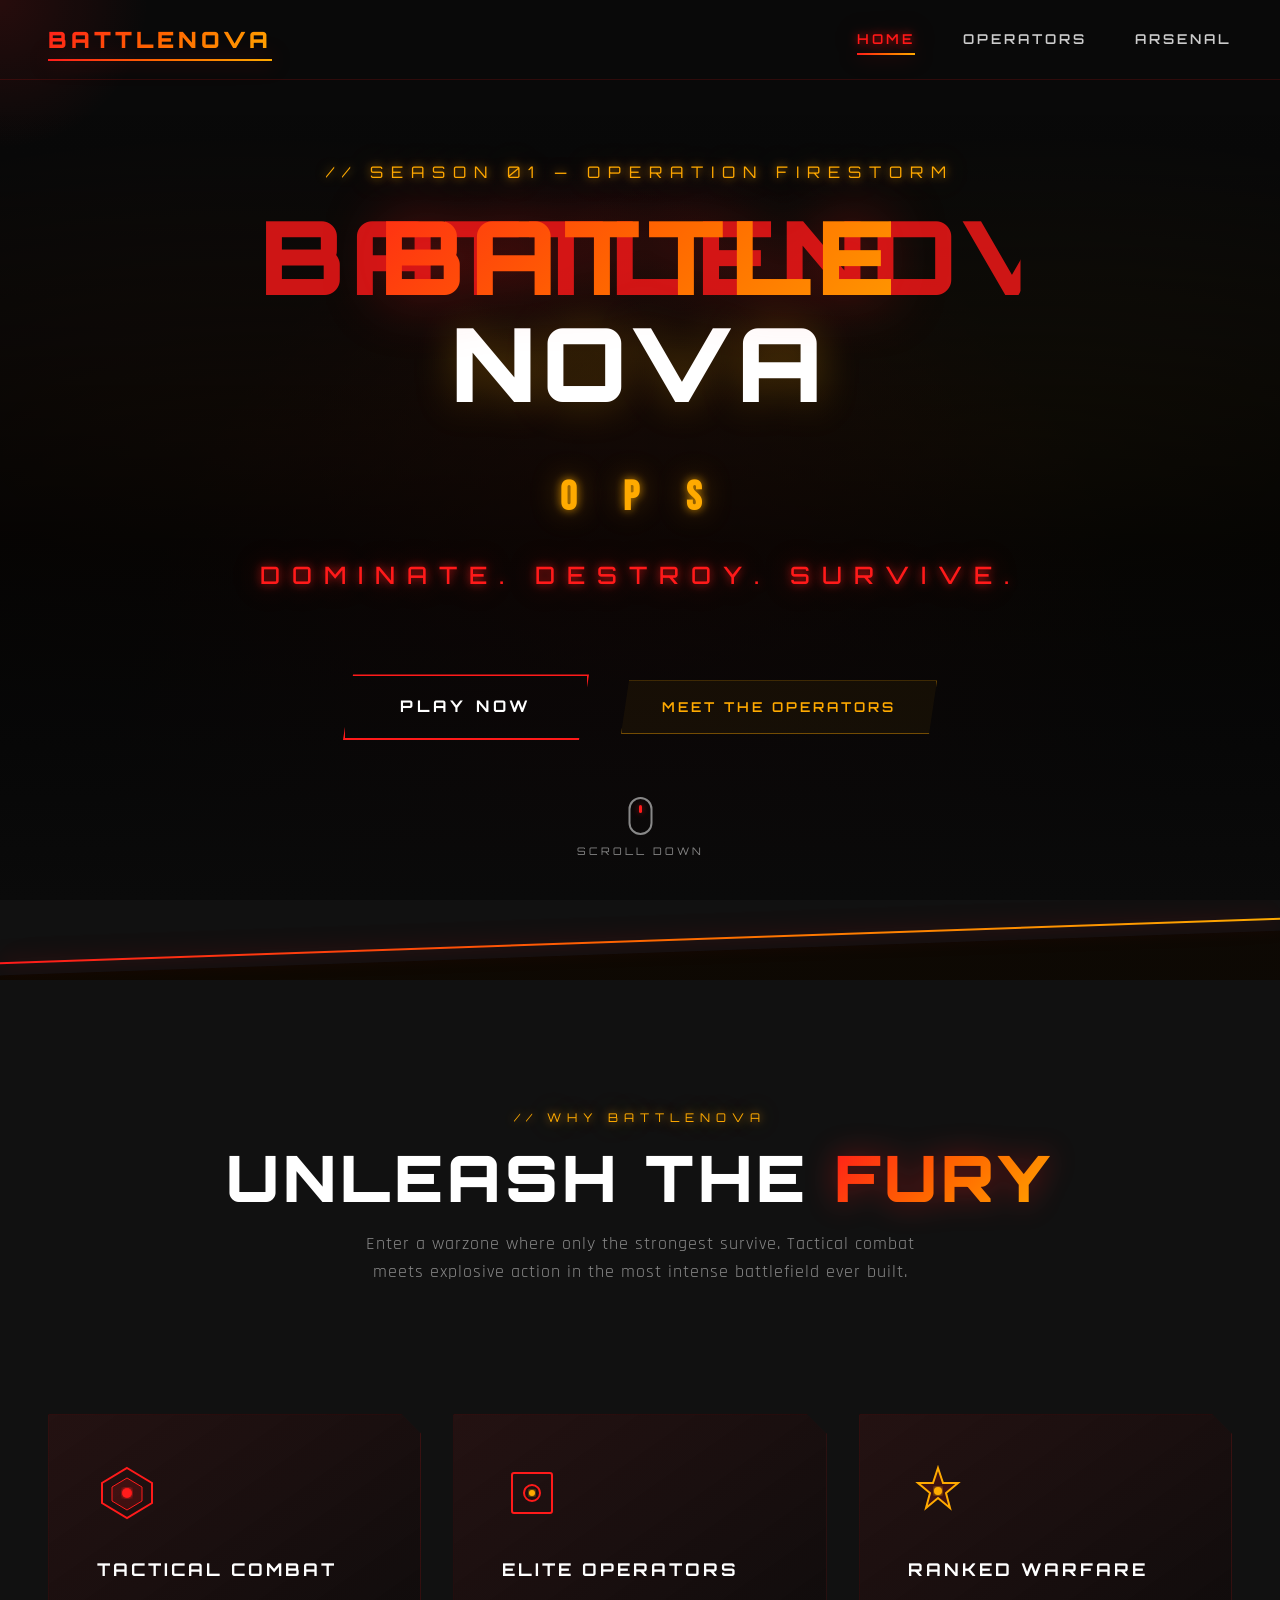
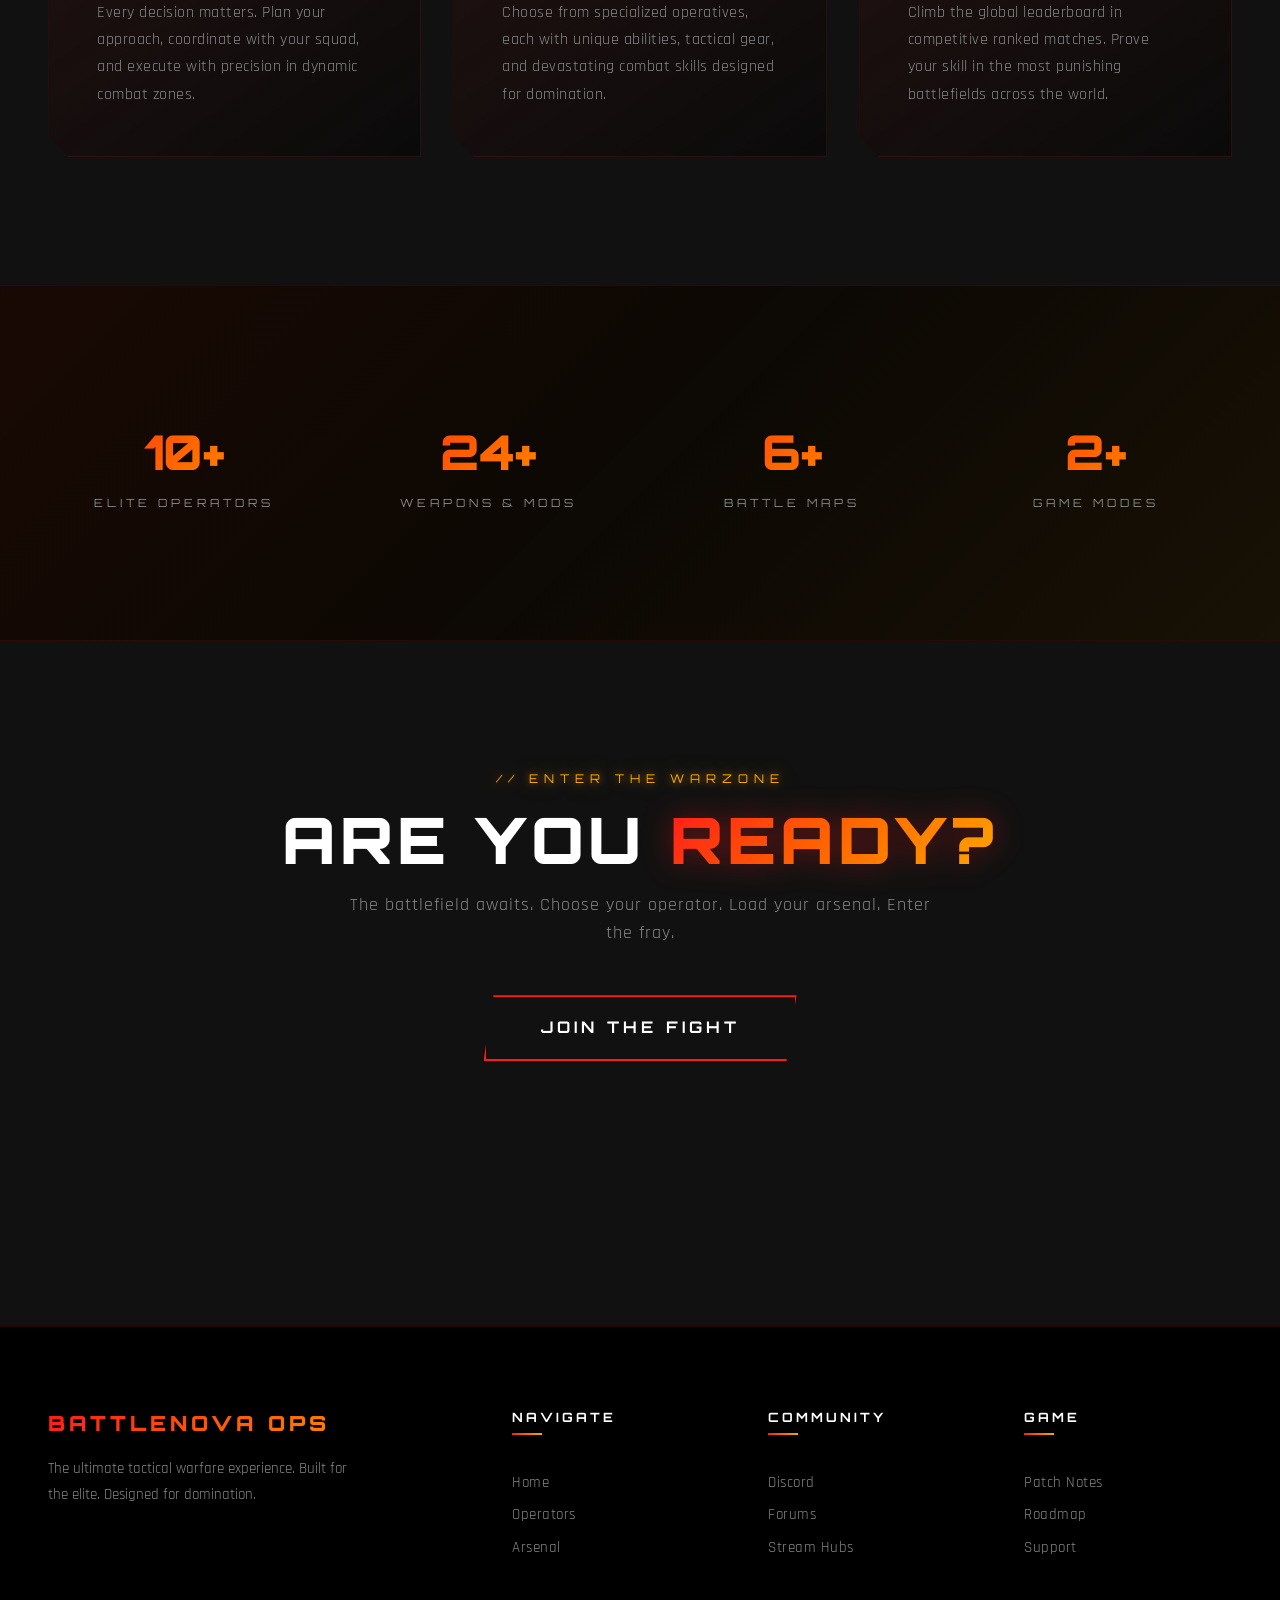
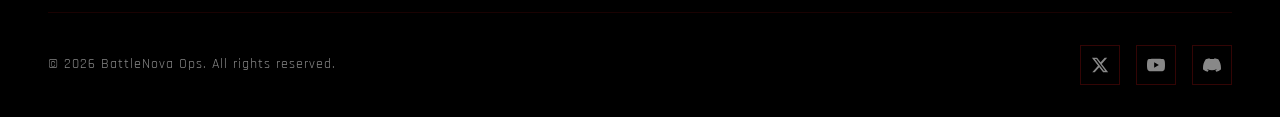
<file: index.html>
<!DOCTYPE html>
<html lang="en">

<head>
  <meta charset="UTF-8">
  <meta name="viewport" content="width=device-width, initial-scale=1.0">
  <meta name="description"
    content="BattleNova Ops — An ultra-intense futuristic tactical shooter. Dominate. Destroy. Survive.">
  <title>BattleNova Ops — Dominate. Destroy. Survive.</title>
  <link rel="stylesheet" href="styles.css">
  <link rel="icon"
    href="data:image/svg+xml,<svg xmlns='http://www.w3.org/2000/svg' viewBox='0 0 100 100'><text y='.9em' font-size='90'>🔥</text></svg>">
</head>

<body class="animated-bg">
  <!-- Cursor Glow -->
  <div class="cursor-glow" id="cursorGlow"></div>

  <!-- Page Transition -->
  <div class="page-transition" id="pageTransition"></div>

  <!-- Particle Canvas -->
  <canvas id="particles-canvas"></canvas>

  <!-- Navigation -->
  <nav class="navbar" id="navbar">
    <a href="index.html" class="nav-logo">BattleNova</a>
    <ul class="nav-links" id="navLinks">
      <li><a href="index.html" class="nav-link active">Home</a></li>
      <li><a href="operators.html" class="nav-link">Operators</a></li>
      <li><a href="arsenal.html" class="nav-link">Arsenal</a></li>
    </ul>
    <div class="nav-toggle" id="navToggle">
      <span></span>
      <span></span>
      <span></span>
    </div>
  </nav>

  <!-- ===================== HERO SECTION ===================== -->
  <section class="hero" id="hero">
    <div class="hero-bg"></div>
    <div class="hero-overlay"></div>

    <div class="hero-content">
      <p class="hero-subtitle">// SEASON 01 — OPERATION FIRESTORM</p>

      <h1 class="hero-title glitch" data-text="BATTLENOVA">
        <span class="title-battle">BATTLE</span>
        <span class="title-nova">NOVA</span>
        <span class="title-ops">O P S</span>
      </h1>

      <p class="hero-tagline">
        <span>DOMINATE.</span> <span>DESTROY.</span> <span>SURVIVE.</span>
      </p>

      <div class="hero-buttons">
        <a href="#features" class="cta-btn" id="ctaPlay">PLAY NOW</a>
        <a href="operators.html" class="cta-btn-secondary">MEET THE OPERATORS</a>
      </div>
    </div>

    <div class="scroll-indicator">
      <div class="mouse"></div>
      <span>Scroll Down</span>
    </div>
  </section>

  <!-- ===================== FEATURES SECTION ===================== -->
  <div class="section-divider">
    <div class="divider-line"></div>
  </div>

  <section class="section section-dark" id="features">
    <div class="section-header reveal">
      <span class="section-label">// WHY BATTLENOVA</span>
      <h2 class="section-title">UNLEASH THE <span class="highlight">FURY</span></h2>
      <p class="section-desc">Enter a warzone where only the strongest survive. Tactical combat meets explosive action
        in the most intense battlefield ever built.</p>
    </div>

    <div class="features-grid">
      <!-- Feature 1 -->
      <div class="feature-card reveal">
        <div class="feature-icon">
          <svg viewBox="0 0 60 60" fill="none" xmlns="http://www.w3.org/2000/svg">
            <path d="M30 5L55 20V40L30 55L5 40V20L30 5Z" stroke="url(#grad1)" stroke-width="2" fill="none" />
            <path d="M30 15L45 24V38L30 47L15 38V24L30 15Z" fill="rgba(255,26,26,0.15)" stroke="url(#grad1)"
              stroke-width="1" />
            <circle cx="30" cy="30" r="5" fill="#ff1a1a" filter="url(#glow)" />
            <defs>
              <linearGradient id="grad1" x1="5" y1="5" x2="55" y2="55">
                <stop stop-color="#ff1a1a" />
                <stop offset="1" stop-color="#ffaa00" />
              </linearGradient>
              <filter id="glow">
                <feGaussianBlur stdDeviation="2" result="blur" />
                <feMerge>
                  <feMergeNode in="blur" />
                  <feMergeNode in="SourceGraphic" />
                </feMerge>
              </filter>
            </defs>
          </svg>
        </div>
        <h3>Tactical Combat</h3>
        <p>Every decision matters. Plan your approach, coordinate with your squad, and execute with precision in dynamic
          combat zones.</p>
      </div>

      <!-- Feature 2 -->
      <div class="feature-card reveal">
        <div class="feature-icon">
          <svg viewBox="0 0 60 60" fill="none" xmlns="http://www.w3.org/2000/svg">
            <rect x="10" y="10" width="40" height="40" stroke="url(#grad2)" stroke-width="2" rx="2" fill="none" />
            <line x1="10" y1="30" x2="50" y2="30" stroke="url(#grad2)" stroke-width="1" opacity="0.5" />
            <line x1="30" y1="10" x2="30" y2="50" stroke="url(#grad2)" stroke-width="1" opacity="0.5" />
            <circle cx="30" cy="30" r="8" stroke="#ff1a1a" stroke-width="2" fill="none" />
            <circle cx="30" cy="30" r="3" fill="#ffaa00" filter="url(#glow2)" />
            <defs>
              <linearGradient id="grad2" x1="10" y1="10" x2="50" y2="50">
                <stop stop-color="#ff1a1a" />
                <stop offset="1" stop-color="#ffaa00" />
              </linearGradient>
              <filter id="glow2">
                <feGaussianBlur stdDeviation="2" result="blur" />
                <feMerge>
                  <feMergeNode in="blur" />
                  <feMergeNode in="SourceGraphic" />
                </feMerge>
              </filter>
            </defs>
          </svg>
        </div>
        <h3>Elite Operators</h3>
        <p>Choose from specialized operatives, each with unique abilities, tactical gear, and devastating combat skills
          designed for domination.</p>
      </div>

      <!-- Feature 3 -->
      <div class="feature-card reveal">
        <div class="feature-icon">
          <svg viewBox="0 0 60 60" fill="none" xmlns="http://www.w3.org/2000/svg">
            <path d="M30 5L35 20H50L38 30L42 45L30 35L18 45L22 30L10 20H25L30 5Z" fill="rgba(255,26,26,0.15)"
              stroke="url(#grad3)" stroke-width="2" />
            <circle cx="30" cy="28" r="4" fill="#ffaa00" filter="url(#glow3)" />
            <defs>
              <linearGradient id="grad3" x1="10" y1="5" x2="50" y2="45">
                <stop stop-color="#ffaa00" />
                <stop offset="1" stop-color="#ff1a1a" />
              </linearGradient>
              <filter id="glow3">
                <feGaussianBlur stdDeviation="2" result="blur" />
                <feMerge>
                  <feMergeNode in="blur" />
                  <feMergeNode in="SourceGraphic" />
                </feMerge>
              </filter>
            </defs>
          </svg>
        </div>
        <h3>Ranked Warfare</h3>
        <p>Climb the global leaderboard in competitive ranked matches. Prove your skill in the most punishing
          battlefields across the world.</p>
      </div>
    </div>
  </section>

  <!-- ===================== STATS SECTION ===================== -->
  <section class="section stats-section">
    <div class="stats-grid">
      <div class="stat-item reveal">
        <div class="stat-number" data-count="50">0</div>
        <div class="stat-text">Elite Operators</div>
      </div>
      <div class="stat-item reveal">
        <div class="stat-number" data-count="120">0</div>
        <div class="stat-text">Weapons & Mods</div>
      </div>
      <div class="stat-item reveal">
        <div class="stat-number" data-count="30">0</div>
        <div class="stat-text">Battle Maps</div>
      </div>
      <div class="stat-item reveal">
        <div class="stat-number" data-count="10">0</div>
        <div class="stat-text">Game Modes</div>
      </div>
    </div>
  </section>

  <!-- ===================== CTA SECTION ===================== -->
  <section class="section section-dark" style="text-align:center;">
    <div class="section-header reveal">
      <span class="section-label">// ENTER THE WARZONE</span>
      <h2 class="section-title">ARE YOU <span class="highlight">READY?</span></h2>
      <p class="section-desc" style="margin-bottom:3rem;">The battlefield awaits. Choose your operator. Load your
        arsenal. Enter the fray.</p>
      <a href="operators.html" class="cta-btn">JOIN THE FIGHT</a>
    </div>
  </section>

  <!-- ===================== FOOTER ===================== -->
  <footer class="footer">
    <div class="footer-content">
      <div class="footer-brand">
        <div class="footer-logo">BattleNova Ops</div>
        <p>The ultimate tactical warfare experience. Built for the elite. Designed for domination.</p>
      </div>
      <div class="footer-column">
        <h4>Navigate</h4>
        <a href="index.html">Home</a>
        <a href="operators.html">Operators</a>
        <a href="arsenal.html">Arsenal</a>
      </div>
      <div class="footer-column">
        <h4>Community</h4>
        <a href="#">Discord</a>
        <a href="#">Forums</a>
        <a href="#">Stream Hubs</a>
      </div>
      <div class="footer-column">
        <h4>Game</h4>
        <a href="#">Patch Notes</a>
        <a href="#">Roadmap</a>
        <a href="#">Support</a>
      </div>
    </div>
    <div class="footer-bottom">
      <p>&copy; 2026 BattleNova Ops. All rights reserved.</p>
      <div class="footer-socials">
        <a href="#" aria-label="Twitter">
          <svg width="18" height="18" viewBox="0 0 24 24" fill="currentColor">
            <path
              d="M18.244 2.25h3.308l-7.227 8.26 8.502 11.24H16.17l-5.214-6.817L4.99 21.75H1.68l7.73-8.835L1.254 2.25H8.08l4.713 6.231zm-1.161 17.52h1.833L7.084 4.126H5.117z" />
          </svg>
        </a>
        <a href="#" aria-label="YouTube">
          <svg width="18" height="18" viewBox="0 0 24 24" fill="currentColor">
            <path
              d="M23.498 6.186a3.016 3.016 0 0 0-2.122-2.136C19.505 3.545 12 3.545 12 3.545s-7.505 0-9.377.505A3.017 3.017 0 0 0 .502 6.186C0 8.07 0 12 0 12s0 3.93.502 5.814a3.016 3.016 0 0 0 2.122 2.136c1.871.505 9.376.505 9.376.505s7.505 0 9.377-.505a3.015 3.015 0 0 0 2.122-2.136C24 15.93 24 12 24 12s0-3.93-.502-5.814zM9.545 15.568V8.432L15.818 12l-6.273 3.568z" />
          </svg>
        </a>
        <a href="#" aria-label="Discord">
          <svg width="18" height="18" viewBox="0 0 24 24" fill="currentColor">
            <path
              d="M20.317 4.3698a19.7913 19.7913 0 00-4.8851-1.5152.0741.0741 0 00-.0785.0371c-.211.3753-.4447.8648-.6083 1.2495-1.8447-.2762-3.68-.2762-5.4868 0-.1636-.3933-.4058-.8742-.6177-1.2495a.077.077 0 00-.0785-.037 19.7363 19.7363 0 00-4.8852 1.515.0699.0699 0 00-.0321.0277C.5334 9.0458-.319 13.5799.0992 18.0578a.0824.0824 0 00.0312.0561c2.0528 1.5076 4.0413 2.4228 5.9929 3.0294a.0777.0777 0 00.0842-.0276c.4616-.6304.8731-1.2952 1.226-1.9942a.076.076 0 00-.0416-.1057c-.6528-.2476-1.2743-.5495-1.8722-.8923a.077.077 0 01-.0076-.1277c.1258-.0943.2517-.1923.3718-.2914a.0743.0743 0 01.0776-.0105c3.9278 1.7933 8.18 1.7933 12.0614 0a.0739.0739 0 01.0785.0095c.1202.099.246.1981.3728.2924a.077.077 0 01-.0066.1276 12.2986 12.2986 0 01-1.873.8914.0766.0766 0 00-.0407.1067c.3604.698.7719 1.3628 1.225 1.9932a.076.076 0 00.0842.0286c1.961-.6067 3.9495-1.5219 6.0023-3.0294a.077.077 0 00.0313-.0552c.5004-5.177-.8382-9.6739-3.5485-13.6604a.061.061 0 00-.0312-.0286z" />
          </svg>
        </a>
      </div>
    </div>
  </footer>

  <script src="main.js"></script>

  <!-- Landbot Chatbot -->
  <script>
    window.addEventListener('mouseover', initLandbot, { once: true });
    window.addEventListener('touchstart', initLandbot, { once: true });
    var myLandbot;
    function initLandbot() {
      if (!myLandbot) {
        var s = document.createElement('script');
        s.type = "module";
        s.async = true;
        s.addEventListener('load', function () {
          var myLandbot = new Landbot.Livechat({
            configUrl: 'https://storage.googleapis.com/landbot.online/v3/H-3420274-P9UWY4GQL9WHH8Y0/index.json',
          });
        });
        s.src = 'https://cdn.landbot.io/landbot-3/landbot-3.0.0.mjs';
        var x = document.getElementsByTagName('script')[0];
        x.parentNode.insertBefore(s, x);
      }
    }
  </script>
</body>

</html>
</file>
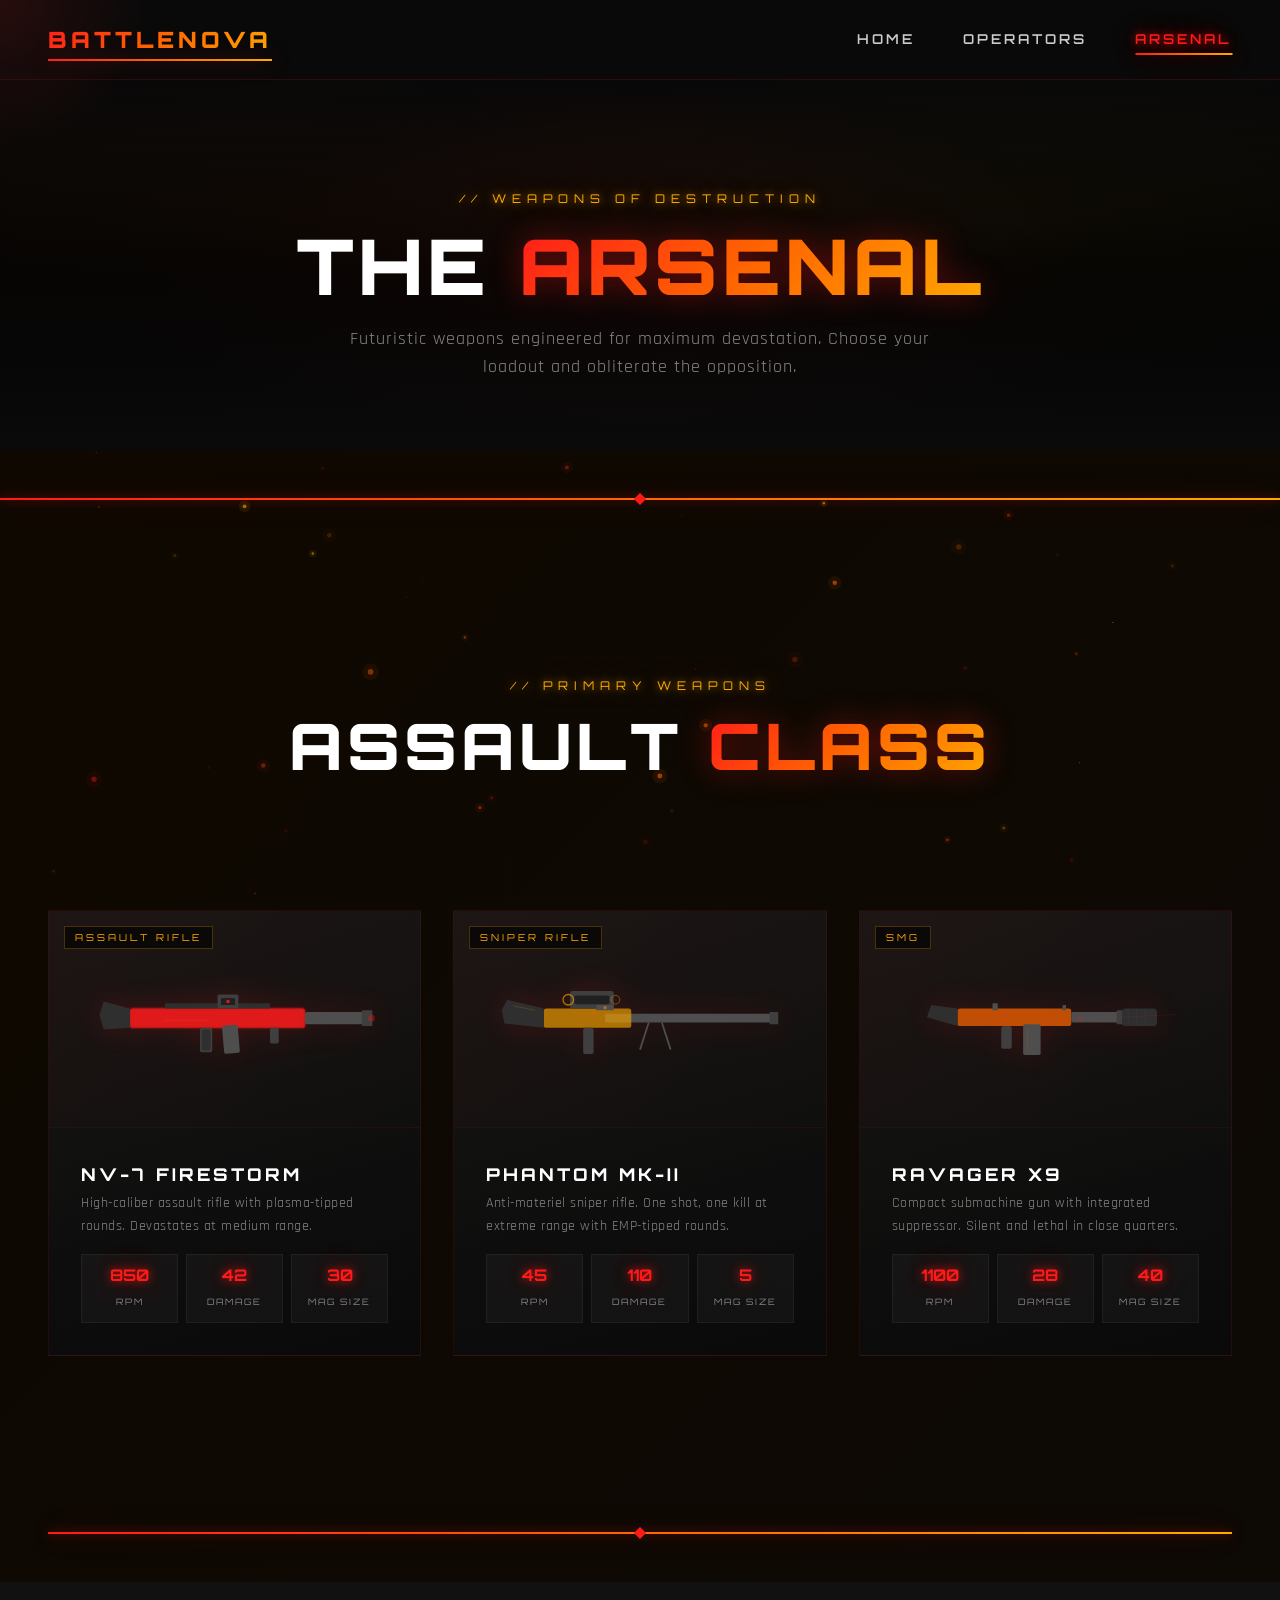
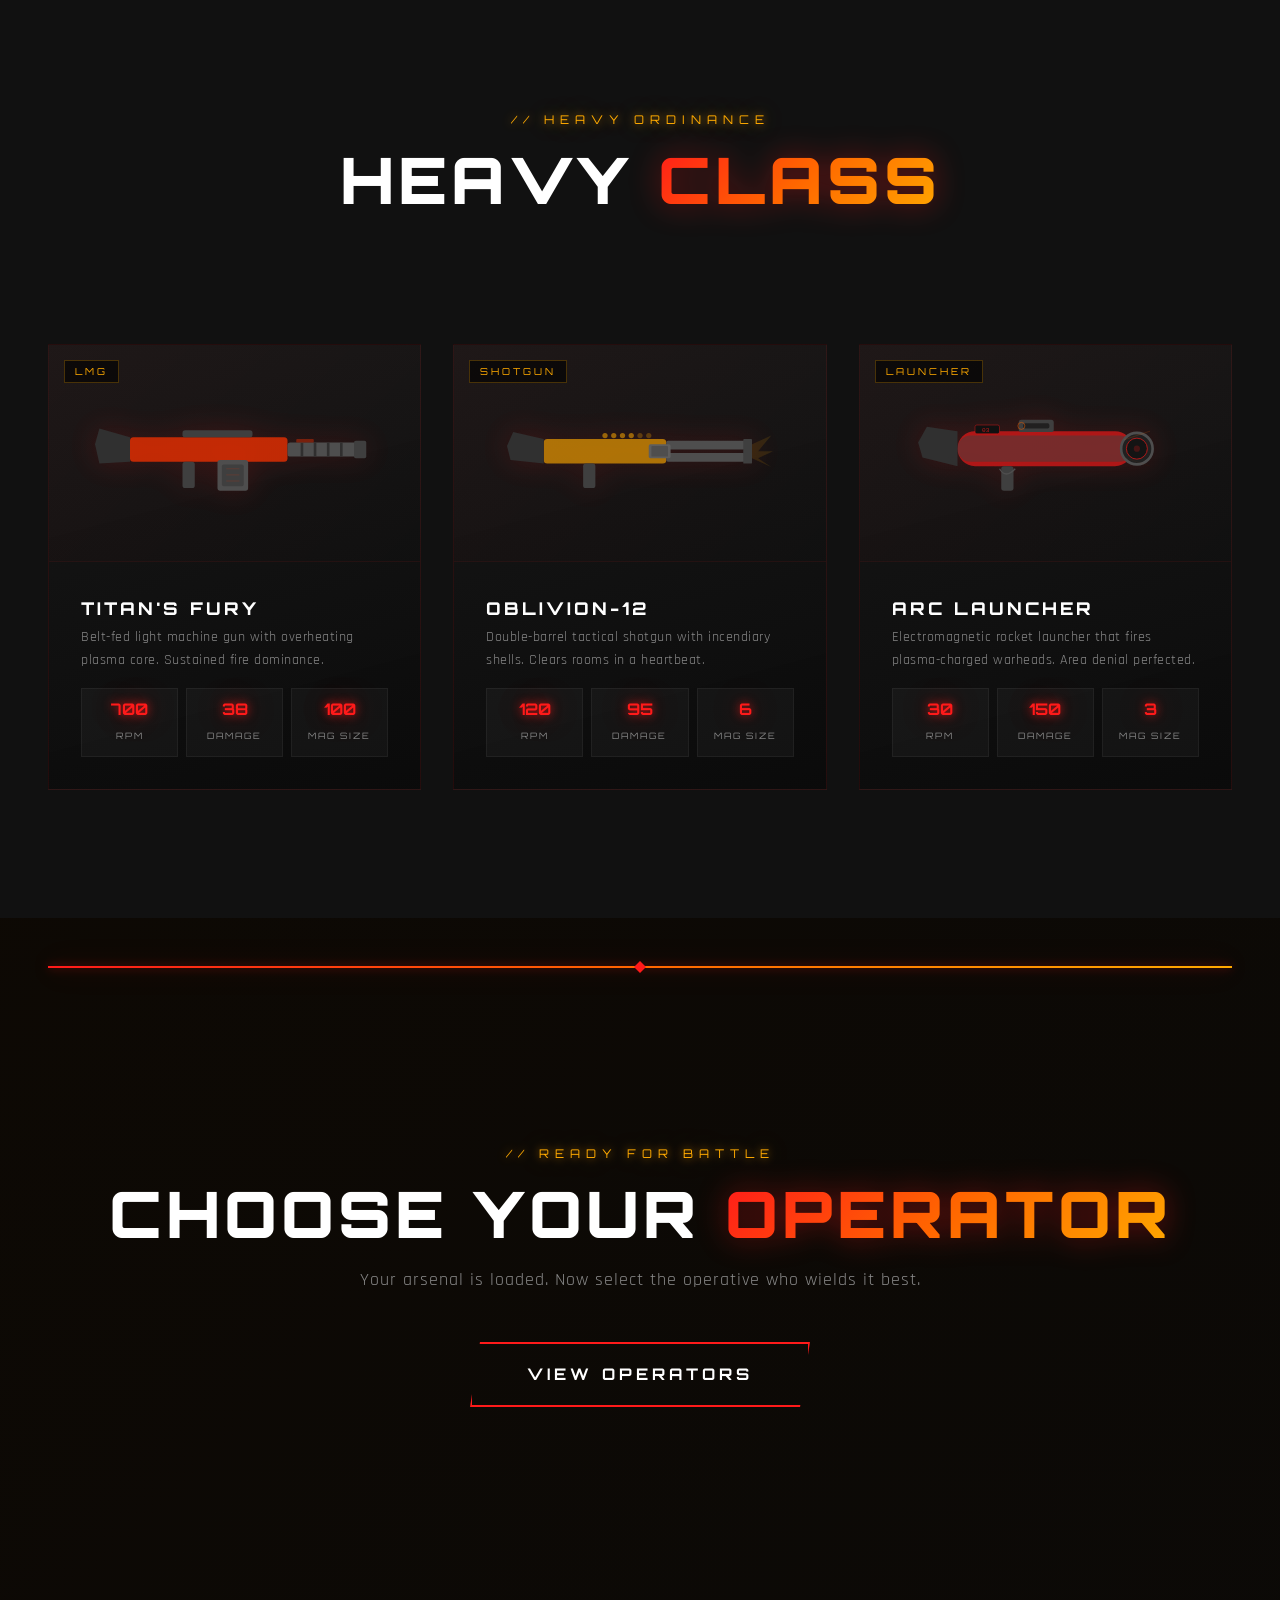
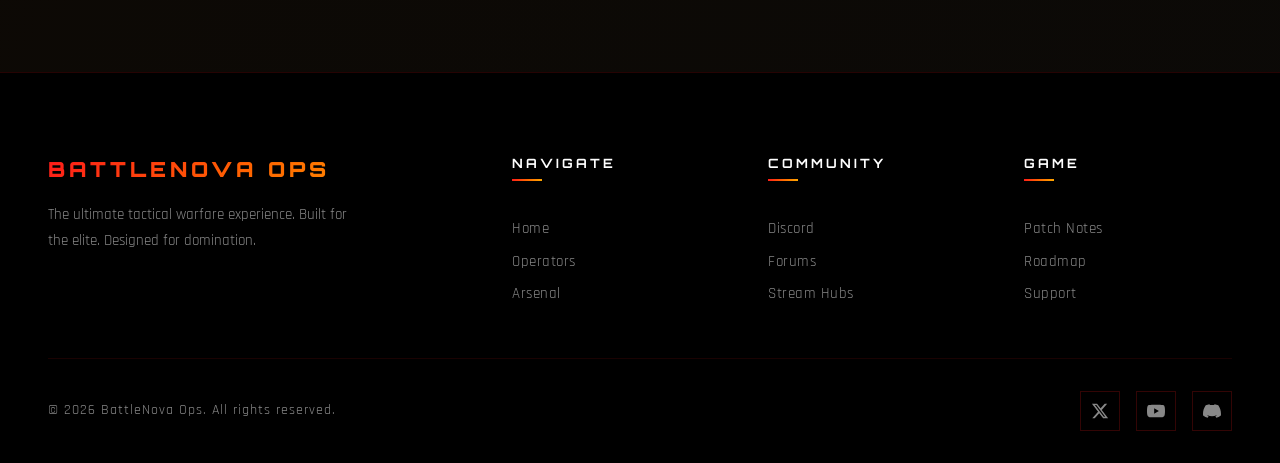
<file: arsenal.html>
<!DOCTYPE html>
<html lang="en">

<head>
    <meta charset="UTF-8">
    <meta name="viewport" content="width=device-width, initial-scale=1.0">
    <meta name="description"
        content="BattleNova Ops Arsenal — Explore futuristic weapons engineered for total warfare.">
    <title>Arsenal — BattleNova Ops</title>
    <link rel="stylesheet" href="styles.css">
    <link rel="icon"
        href="data:image/svg+xml,<svg xmlns='http://www.w3.org/2000/svg' viewBox='0 0 100 100'><text y='.9em' font-size='90'>🔥</text></svg>">
</head>

<body class="animated-bg">
    <div class="cursor-glow" id="cursorGlow"></div>
    <div class="page-transition" id="pageTransition"></div>
    <canvas id="particles-canvas"></canvas>

    <!-- Navigation -->
    <nav class="navbar" id="navbar">
        <a href="index.html" class="nav-logo">BattleNova</a>
        <ul class="nav-links" id="navLinks">
            <li><a href="index.html" class="nav-link">Home</a></li>
            <li><a href="operators.html" class="nav-link">Operators</a></li>
            <li><a href="arsenal.html" class="nav-link active">Arsenal</a></li>
        </ul>
        <div class="nav-toggle" id="navToggle">
            <span></span><span></span><span></span>
        </div>
    </nav>

    <!-- ===================== HERO ===================== -->
    <section class="hero hero-arsenal">
        <div class="hero-bg"></div>
        <div class="hero-overlay"></div>
        <div class="hero-content">
            <span class="section-label">// WEAPONS OF DESTRUCTION</span>
            <h1 class="section-title" style="font-size:clamp(2.5rem,6vw,5rem);">THE <span
                    class="highlight">ARSENAL</span></h1>
            <p class="section-desc">Futuristic weapons engineered for maximum devastation. Choose your loadout and
                obliterate the opposition.</p>
        </div>
    </section>

    <!-- Neon Divider -->
    <div class="neon-divider"></div>

    <!-- ===================== PRIMARY WEAPONS ===================== -->
    <section class="section">
        <div class="section-header reveal">
            <span class="section-label">// PRIMARY WEAPONS</span>
            <h2 class="section-title">ASSAULT <span class="highlight">CLASS</span></h2>
        </div>

        <div class="arsenal-grid">

            <!-- WEAPON 1 — NV-7 FIRESTORM -->
            <div class="weapon-card reveal">
                <div class="weapon-img-wrapper">
                    <span class="weapon-type-badge">Assault Rifle</span>
                    <svg viewBox="0 0 320 120" fill="none" xmlns="http://www.w3.org/2000/svg">
                        <defs>
                            <linearGradient id="wGrad1" x1="0" y1="40" x2="320" y2="80">
                                <stop stop-color="#ff1a1a" stop-opacity="0.8" />
                                <stop offset="0.5" stop-color="#888" stop-opacity="0.9" />
                                <stop offset="1" stop-color="#444" stop-opacity="0.7" />
                            </linearGradient>
                            <filter id="wGlow1">
                                <feGaussianBlur stdDeviation="2" result="blur" />
                                <feMerge>
                                    <feMergeNode in="blur" />
                                    <feMergeNode in="SourceGraphic" />
                                </feMerge>
                            </filter>
                        </defs>
                        <!-- Body -->
                        <rect x="40" y="48" width="200" height="22" rx="3" fill="url(#wGrad1)" filter="url(#wGlow1)" />
                        <!-- Barrel -->
                        <rect x="240" y="52" width="70" height="14" rx="2" fill="#555" />
                        <rect x="305" y="50" width="12" height="18" rx="1" fill="#444" />
                        <!-- Muzzle flash hint -->
                        <circle cx="316" cy="59" r="4" fill="#ff1a1a" opacity="0.3">
                            <animate attributeName="opacity" values="0.1;0.5;0.1" dur="0.8s" repeatCount="indefinite" />
                        </circle>
                        <!-- Stock -->
                        <path d="M40 48 L10 40 L5 55 L10 72 L40 70 Z" fill="#333" />
                        <!-- Grip -->
                        <rect x="120" y="70" width="14" height="28" rx="3" fill="#444" />
                        <rect x="122" y="72" width="10" height="24" rx="2" fill="#333" />
                        <!-- Magazine -->
                        <rect x="145" y="68" width="18" height="32" rx="2" fill="#555"
                            transform="rotate(-5, 145, 68)" />
                        <!-- Scope rail -->
                        <rect x="80" y="42" width="120" height="6" rx="1" fill="#333" />
                        <!-- Red dot sight -->
                        <rect x="140" y="32" width="24" height="16" rx="2" fill="#444" />
                        <rect x="144" y="36" width="16" height="8" rx="1" fill="#222" />
                        <circle cx="152" cy="40" r="2" fill="#ff1a1a" opacity="0.9">
                            <animate attributeName="opacity" values="0.6;1;0.6" dur="1.5s" repeatCount="indefinite" />
                        </circle>
                        <!-- Foregrip -->
                        <rect x="200" y="70" width="10" height="18" rx="2" fill="#444" />
                        <!-- Accents -->
                        <line x1="80" y1="55" x2="130" y2="55" stroke="#ff1a1a" stroke-width="0.5" opacity="0.4" />
                        <line x1="80" y1="62" x2="130" y2="62" stroke="#ffaa00" stroke-width="0.5" opacity="0.3" />
                    </svg>
                </div>
                <div class="weapon-info">
                    <h3 class="weapon-name">NV-7 FIRESTORM</h3>
                    <p class="weapon-desc">High-caliber assault rifle with plasma-tipped rounds. Devastates at medium
                        range.</p>
                    <div class="weapon-specs">
                        <div class="weapon-spec">
                            <span class="weapon-spec-value">850</span>
                            <span class="weapon-spec-label">RPM</span>
                        </div>
                        <div class="weapon-spec">
                            <span class="weapon-spec-value">42</span>
                            <span class="weapon-spec-label">Damage</span>
                        </div>
                        <div class="weapon-spec">
                            <span class="weapon-spec-value">30</span>
                            <span class="weapon-spec-label">Mag Size</span>
                        </div>
                    </div>
                </div>
            </div>

            <!-- WEAPON 2 — PHANTOM MK-II -->
            <div class="weapon-card reveal">
                <div class="weapon-img-wrapper">
                    <span class="weapon-type-badge">Sniper Rifle</span>
                    <svg viewBox="0 0 320 120" fill="none" xmlns="http://www.w3.org/2000/svg">
                        <defs>
                            <linearGradient id="wGrad2" x1="0" y1="50" x2="320" y2="70">
                                <stop stop-color="#ffaa00" stop-opacity="0.7" />
                                <stop offset="0.5" stop-color="#666" stop-opacity="0.9" />
                                <stop offset="1" stop-color="#333" stop-opacity="0.7" />
                            </linearGradient>
                        </defs>
                        <!-- Long barrel -->
                        <rect x="120" y="54" width="190" height="10" rx="2" fill="#555" />
                        <rect x="308" y="52" width="10" height="14" rx="1" fill="#444" />
                        <!-- Body -->
                        <rect x="50" y="48" width="100" height="22" rx="3" fill="url(#wGrad2)" />
                        <!-- Scope -->
                        <rect x="80" y="28" width="50" height="20" rx="3" fill="#444" />
                        <rect x="85" y="33" width="40" height="10" rx="2" fill="#222" />
                        <circle cx="78" cy="38" r="6" stroke="#ffaa00" stroke-width="1.5" fill="none" opacity="0.7" />
                        <circle cx="132" cy="38" r="5" stroke="#ffaa00" stroke-width="1" fill="none" opacity="0.5" />
                        <!-- Stock -->
                        <path d="M50 48 L8 38 L2 50 L5 65 L50 70 Z" fill="#333" />
                        <line x1="15" y1="45" x2="40" y2="50" stroke="#ffaa00" stroke-width="0.5" opacity="0.4" />
                        <!-- Grip -->
                        <rect x="95" y="70" width="12" height="30" rx="3" fill="#444" />
                        <!-- Bipod -->
                        <line x1="170" y1="64" x2="160" y2="95" stroke="#555" stroke-width="2" />
                        <line x1="185" y1="64" x2="195" y2="95" stroke="#555" stroke-width="2" />
                        <!-- Bolt -->
                        <rect x="110" y="44" width="20" height="6" rx="1" fill="#555" />
                        <circle cx="120" cy="47" r="2" fill="#ffaa00" opacity="0.5" />
                    </svg>
                </div>
                <div class="weapon-info">
                    <h3 class="weapon-name">PHANTOM MK-II</h3>
                    <p class="weapon-desc">Anti-materiel sniper rifle. One shot, one kill at extreme range with
                        EMP-tipped rounds.</p>
                    <div class="weapon-specs">
                        <div class="weapon-spec">
                            <span class="weapon-spec-value">45</span>
                            <span class="weapon-spec-label">RPM</span>
                        </div>
                        <div class="weapon-spec">
                            <span class="weapon-spec-value">110</span>
                            <span class="weapon-spec-label">Damage</span>
                        </div>
                        <div class="weapon-spec">
                            <span class="weapon-spec-value">5</span>
                            <span class="weapon-spec-label">Mag Size</span>
                        </div>
                    </div>
                </div>
            </div>

            <!-- WEAPON 3 — RAVAGER X9 -->
            <div class="weapon-card reveal">
                <div class="weapon-img-wrapper">
                    <span class="weapon-type-badge">SMG</span>
                    <svg viewBox="0 0 320 120" fill="none" xmlns="http://www.w3.org/2000/svg">
                        <defs>
                            <linearGradient id="wGrad3" x1="20" y1="40" x2="260" y2="80">
                                <stop stop-color="#ff6600" stop-opacity="0.8" />
                                <stop offset="0.5" stop-color="#777" stop-opacity="0.9" />
                                <stop offset="1" stop-color="#444" stop-opacity="0.7" />
                            </linearGradient>
                        </defs>
                        <!-- Compact body -->
                        <rect x="60" y="48" width="130" height="20" rx="3" fill="url(#wGrad3)" />
                        <!-- Short barrel -->
                        <rect x="190" y="52" width="55" height="12" rx="2" fill="#555" />
                        <rect x="242" y="50" width="8" height="16" rx="1" fill="#444" />
                        <!-- Suppressor -->
                        <rect x="248" y="48" width="40" height="20" rx="4" fill="#333" />
                        <line x1="255" y1="48" x2="255" y2="68" stroke="#444" stroke-width="0.5" />
                        <line x1="265" y1="48" x2="265" y2="68" stroke="#444" stroke-width="0.5" />
                        <line x1="275" y1="48" x2="275" y2="68" stroke="#444" stroke-width="0.5" />
                        <!-- Stock (folded) -->
                        <path d="M60 48 L30 44 L25 58 L60 68 Z" fill="#333" />
                        <!-- Grip -->
                        <rect x="110" y="68" width="12" height="26" rx="3" fill="#444" />
                        <!-- Magazine -->
                        <rect x="135" y="66" width="20" height="35" rx="2" fill="#555" />
                        <line x1="140" y1="70" x2="140" y2="96" stroke="#ff6600" stroke-width="0.5" opacity="0.4" />
                        <!-- Iron sights -->
                        <rect x="100" y="42" width="6" height="8" rx="1" fill="#555" />
                        <rect x="180" y="44" width="4" height="6" rx="1" fill="#555" />
                        <!-- Laser -->
                        <line x1="200" y1="60" x2="310" y2="55" stroke="#ff1a1a" stroke-width="1" opacity="0.3">
                            <animate attributeName="opacity" values="0.1;0.4;0.1" dur="2s" repeatCount="indefinite" />
                        </line>
                        <circle cx="200" cy="60" r="2" fill="#ff1a1a" opacity="0.5" />
                    </svg>
                </div>
                <div class="weapon-info">
                    <h3 class="weapon-name">RAVAGER X9</h3>
                    <p class="weapon-desc">Compact submachine gun with integrated suppressor. Silent and lethal in close
                        quarters.</p>
                    <div class="weapon-specs">
                        <div class="weapon-spec">
                            <span class="weapon-spec-value">1100</span>
                            <span class="weapon-spec-label">RPM</span>
                        </div>
                        <div class="weapon-spec">
                            <span class="weapon-spec-value">28</span>
                            <span class="weapon-spec-label">Damage</span>
                        </div>
                        <div class="weapon-spec">
                            <span class="weapon-spec-value">40</span>
                            <span class="weapon-spec-label">Mag Size</span>
                        </div>
                    </div>
                </div>
            </div>
        </div>
    </section>

    <!-- Neon Divider -->
    <div style="padding: 0 3rem;">
        <div class="neon-divider"></div>
    </div>

    <!-- ===================== HEAVY WEAPONS ===================== -->
    <section class="section section-dark">
        <div class="section-header reveal">
            <span class="section-label">// HEAVY ORDINANCE</span>
            <h2 class="section-title">HEAVY <span class="highlight">CLASS</span></h2>
        </div>

        <div class="arsenal-grid">

            <!-- WEAPON 4 — TITAN'S FURY -->
            <div class="weapon-card reveal">
                <div class="weapon-img-wrapper">
                    <span class="weapon-type-badge">LMG</span>
                    <svg viewBox="0 0 320 120" fill="none" xmlns="http://www.w3.org/2000/svg">
                        <defs>
                            <linearGradient id="wGrad4" x1="0" y1="40" x2="320" y2="80">
                                <stop stop-color="#ff3300" stop-opacity="0.8" />
                                <stop offset="0.5" stop-color="#777" stop-opacity="0.9" />
                                <stop offset="1" stop-color="#444" stop-opacity="0.7" />
                            </linearGradient>
                        </defs>
                        <!-- Large body -->
                        <rect x="40" y="42" width="180" height="28" rx="4" fill="url(#wGrad4)" />
                        <!-- Heavy barrel -->
                        <rect x="220" y="48" width="80" height="16" rx="3" fill="#555" />
                        <rect x="296" y="46" width="14" height="20" rx="2" fill="#444" />
                        <!-- Barrel vents -->
                        <rect x="235" y="48" width="3" height="16" rx="1" fill="#333" />
                        <rect x="250" y="48" width="3" height="16" rx="1" fill="#333" />
                        <rect x="265" y="48" width="3" height="16" rx="1" fill="#333" />
                        <rect x="280" y="48" width="3" height="16" rx="1" fill="#333" />
                        <!-- Stock -->
                        <path d="M40 42 L5 32 L0 50 L5 72 L40 70 Z" fill="#333" />
                        <!-- Grip -->
                        <rect x="100" y="70" width="14" height="30" rx="3" fill="#444" />
                        <!-- Box magazine -->
                        <rect x="140" y="68" width="35" height="35" rx="3" fill="#555" />
                        <rect x="145" y="73" width="25" height="25" rx="2" fill="#444" />
                        <line x1="150" y1="78" x2="165" y2="78" stroke="#ff3300" stroke-width="0.5" opacity="0.4" />
                        <line x1="150" y1="85" x2="165" y2="85" stroke="#ff3300" stroke-width="0.5" opacity="0.4" />
                        <line x1="150" y1="92" x2="165" y2="92" stroke="#ff3300" stroke-width="0.5" opacity="0.4" />
                        <!-- Carry handle -->
                        <rect x="100" y="34" width="80" height="8" rx="3" fill="#444" />
                        <!-- Heat indicator -->
                        <rect x="230" y="44" width="20" height="4" rx="1" fill="#ff3300" opacity="0.4">
                            <animate attributeName="opacity" values="0.2;0.6;0.2" dur="3s" repeatCount="indefinite" />
                        </rect>
                    </svg>
                </div>
                <div class="weapon-info">
                    <h3 class="weapon-name">TITAN'S FURY</h3>
                    <p class="weapon-desc">Belt-fed light machine gun with overheating plasma core. Sustained fire
                        dominance.</p>
                    <div class="weapon-specs">
                        <div class="weapon-spec">
                            <span class="weapon-spec-value">700</span>
                            <span class="weapon-spec-label">RPM</span>
                        </div>
                        <div class="weapon-spec">
                            <span class="weapon-spec-value">38</span>
                            <span class="weapon-spec-label">Damage</span>
                        </div>
                        <div class="weapon-spec">
                            <span class="weapon-spec-value">100</span>
                            <span class="weapon-spec-label">Mag Size</span>
                        </div>
                    </div>
                </div>
            </div>

            <!-- WEAPON 5 — OBLIVION-12 -->
            <div class="weapon-card reveal">
                <div class="weapon-img-wrapper">
                    <span class="weapon-type-badge">Shotgun</span>
                    <svg viewBox="0 0 320 120" fill="none" xmlns="http://www.w3.org/2000/svg">
                        <defs>
                            <linearGradient id="wGrad5" x1="0" y1="45" x2="280" y2="75">
                                <stop stop-color="#ffaa00" stop-opacity="0.7" />
                                <stop offset="0.5" stop-color="#888" stop-opacity="0.9" />
                                <stop offset="1" stop-color="#555" stop-opacity="0.7" />
                            </linearGradient>
                        </defs>
                        <!-- Wide body -->
                        <rect x="50" y="44" width="140" height="28" rx="4" fill="url(#wGrad5)" />
                        <!-- Double barrel -->
                        <rect x="190" y="46" width="90" height="10" rx="2" fill="#555" />
                        <rect x="190" y="60" width="90" height="10" rx="2" fill="#555" />
                        <rect x="278" y="44" width="10" height="28" rx="1" fill="#444" />
                        <!-- Stock -->
                        <path d="M50 44 L15 36 L8 52 L12 68 L50 72 Z" fill="#333" />
                        <!-- Pump action -->
                        <rect x="170" y="50" width="25" height="16" rx="2" fill="#666" />
                        <rect x="173" y="52" width="19" height="12" rx="1" fill="#555" />
                        <!-- Grip -->
                        <rect x="95" y="72" width="14" height="28" rx="3" fill="#444" />
                        <!-- Shell indicator -->
                        <circle cx="120" cy="40" r="3" fill="#ffaa00" opacity="0.6" />
                        <circle cx="130" cy="40" r="3" fill="#ffaa00" opacity="0.6" />
                        <circle cx="140" cy="40" r="3" fill="#ffaa00" opacity="0.6" />
                        <circle cx="150" cy="40" r="3" fill="#ffaa00" opacity="0.6" />
                        <circle cx="160" cy="40" r="3" fill="#ffaa00" opacity="0.3" />
                        <circle cx="170" cy="40" r="3" fill="#ffaa00" opacity="0.3" />
                        <!-- Muzzle flash -->
                        <path d="M288 50 L310 40 L295 58 L312 58 L295 66 L310 76 L288 66 Z" fill="#ffaa00"
                            opacity="0.15">
                            <animate attributeName="opacity" values="0;0.25;0" dur="0.5s" repeatCount="indefinite" />
                        </path>
                    </svg>
                </div>
                <div class="weapon-info">
                    <h3 class="weapon-name">OBLIVION-12</h3>
                    <p class="weapon-desc">Double-barrel tactical shotgun with incendiary shells. Clears rooms in a
                        heartbeat.</p>
                    <div class="weapon-specs">
                        <div class="weapon-spec">
                            <span class="weapon-spec-value">120</span>
                            <span class="weapon-spec-label">RPM</span>
                        </div>
                        <div class="weapon-spec">
                            <span class="weapon-spec-value">95</span>
                            <span class="weapon-spec-label">Damage</span>
                        </div>
                        <div class="weapon-spec">
                            <span class="weapon-spec-value">6</span>
                            <span class="weapon-spec-label">Mag Size</span>
                        </div>
                    </div>
                </div>
            </div>

            <!-- WEAPON 6 — ARC LAUNCHER -->
            <div class="weapon-card reveal">
                <div class="weapon-img-wrapper">
                    <span class="weapon-type-badge">Launcher</span>
                    <svg viewBox="0 0 320 120" fill="none" xmlns="http://www.w3.org/2000/svg">
                        <defs>
                            <linearGradient id="wGrad6" x1="20" y1="30" x2="300" y2="90">
                                <stop stop-color="#ff1a1a" stop-opacity="0.7" />
                                <stop offset="0.3" stop-color="#ff6600" stop-opacity="0.8" />
                                <stop offset="1" stop-color="#555" stop-opacity="0.7" />
                            </linearGradient>
                        </defs>
                        <!-- Large tube -->
                        <rect x="60" y="35" width="200" height="40" rx="20" fill="url(#wGrad6)" />
                        <rect x="60" y="40" width="200" height="30" rx="15" fill="#444" opacity="0.5" />
                        <!-- Muzzle -->
                        <circle cx="265" cy="55" r="18" stroke="#555" stroke-width="3" fill="#222" />
                        <circle cx="265" cy="55" r="12" stroke="#ff1a1a" stroke-width="1" fill="#111" opacity="0.8" />
                        <circle cx="265" cy="55" r="5" fill="#ff1a1a" opacity="0.3">
                            <animate attributeName="r" values="3;7;3" dur="2s" repeatCount="indefinite" />
                            <animate attributeName="opacity" values="0.2;0.5;0.2" dur="2s" repeatCount="indefinite" />
                        </circle>
                        <!-- Stock/handle assembly -->
                        <path d="M60 35 L25 30 L15 48 L20 65 L60 75 Z" fill="#333" />
                        <!-- Grip -->
                        <rect x="110" y="75" width="14" height="28" rx="3" fill="#444" />
                        <!-- Trigger guard -->
                        <path d="M108 78 Q115 90 126 78" stroke="#555" stroke-width="1.5" fill="none" />
                        <!-- Scope -->
                        <rect x="130" y="22" width="40" height="14" rx="3" fill="#444" />
                        <rect x="135" y="26" width="30" height="6" rx="2" fill="#222" />
                        <circle cx="133" cy="29" r="4" stroke="#ff6600" stroke-width="1" fill="none" opacity="0.6" />
                        <!-- Ammo counter -->
                        <rect x="80" y="28" width="28" height="10" rx="2" fill="#111" stroke="#ff1a1a"
                            stroke-width="0.5" />
                        <text x="88" y="36" fill="#ff1a1a" font-size="7" font-family="monospace" opacity="0.8">03</text>
                        <!-- Energy arcs -->
                        <line x1="250" y1="45" x2="280" y2="35" stroke="#ff6600" stroke-width="0.5" opacity="0.3">
                            <animate attributeName="opacity" values="0;0.5;0" dur="1.5s" repeatCount="indefinite" />
                        </line>
                        <line x1="250" y1="65" x2="280" y2="75" stroke="#ff6600" stroke-width="0.5" opacity="0.3">
                            <animate attributeName="opacity" values="0;0.5;0" dur="1.5s" repeatCount="indefinite"
                                begin="0.5s" />
                        </line>
                    </svg>
                </div>
                <div class="weapon-info">
                    <h3 class="weapon-name">ARC LAUNCHER</h3>
                    <p class="weapon-desc">Electromagnetic rocket launcher that fires plasma-charged warheads. Area
                        denial perfected.</p>
                    <div class="weapon-specs">
                        <div class="weapon-spec">
                            <span class="weapon-spec-value">30</span>
                            <span class="weapon-spec-label">RPM</span>
                        </div>
                        <div class="weapon-spec">
                            <span class="weapon-spec-value">150</span>
                            <span class="weapon-spec-label">Damage</span>
                        </div>
                        <div class="weapon-spec">
                            <span class="weapon-spec-value">3</span>
                            <span class="weapon-spec-label">Mag Size</span>
                        </div>
                    </div>
                </div>
            </div>
        </div>
    </section>

    <!-- Neon Divider -->
    <div style="padding: 0 3rem;">
        <div class="neon-divider"></div>
    </div>

    <!-- CTA -->
    <section class="section" style="text-align:center;">
        <div class="section-header reveal">
            <span class="section-label">// READY FOR BATTLE</span>
            <h2 class="section-title">CHOOSE YOUR <span class="highlight">OPERATOR</span></h2>
            <p class="section-desc" style="margin-bottom:3rem;">Your arsenal is loaded. Now select the operative who
                wields it best.</p>
            <a href="operators.html" class="cta-btn">VIEW OPERATORS</a>
        </div>
    </section>

    <!-- Footer -->
    <footer class="footer">
        <div class="footer-content">
            <div class="footer-brand">
                <div class="footer-logo">BattleNova Ops</div>
                <p>The ultimate tactical warfare experience. Built for the elite. Designed for domination.</p>
            </div>
            <div class="footer-column">
                <h4>Navigate</h4>
                <a href="index.html">Home</a>
                <a href="operators.html">Operators</a>
                <a href="arsenal.html">Arsenal</a>
            </div>
            <div class="footer-column">
                <h4>Community</h4>
                <a href="#">Discord</a>
                <a href="#">Forums</a>
                <a href="#">Stream Hubs</a>
            </div>
            <div class="footer-column">
                <h4>Game</h4>
                <a href="#">Patch Notes</a>
                <a href="#">Roadmap</a>
                <a href="#">Support</a>
            </div>
        </div>
        <div class="footer-bottom">
            <p>&copy; 2026 BattleNova Ops. All rights reserved.</p>
            <div class="footer-socials">
                <a href="#" aria-label="Twitter"><svg width="18" height="18" viewBox="0 0 24 24" fill="currentColor">
                        <path
                            d="M18.244 2.25h3.308l-7.227 8.26 8.502 11.24H16.17l-5.214-6.817L4.99 21.75H1.68l7.73-8.835L1.254 2.25H8.08l4.713 6.231zm-1.161 17.52h1.833L7.084 4.126H5.117z" />
                    </svg></a>
                <a href="#" aria-label="YouTube"><svg width="18" height="18" viewBox="0 0 24 24" fill="currentColor">
                        <path
                            d="M23.498 6.186a3.016 3.016 0 0 0-2.122-2.136C19.505 3.545 12 3.545 12 3.545s-7.505 0-9.377.505A3.017 3.017 0 0 0 .502 6.186C0 8.07 0 12 0 12s0 3.93.502 5.814a3.016 3.016 0 0 0 2.122 2.136c1.871.505 9.376.505 9.376.505s7.505 0 9.377-.505a3.015 3.015 0 0 0 2.122-2.136C24 15.93 24 12 24 12s0-3.93-.502-5.814zM9.545 15.568V8.432L15.818 12l-6.273 3.568z" />
                    </svg></a>
                <a href="#" aria-label="Discord"><svg width="18" height="18" viewBox="0 0 24 24" fill="currentColor">
                        <path
                            d="M20.317 4.3698a19.7913 19.7913 0 00-4.8851-1.5152.0741.0741 0 00-.0785.0371c-.211.3753-.4447.8648-.6083 1.2495-1.8447-.2762-3.68-.2762-5.4868 0-.1636-.3933-.4058-.8742-.6177-1.2495a.077.077 0 00-.0785-.037 19.7363 19.7363 0 00-4.8852 1.515.0699.0699 0 00-.0321.0277C.5334 9.0458-.319 13.5799.0992 18.0578a.0824.0824 0 00.0312.0561c2.0528 1.5076 4.0413 2.4228 5.9929 3.0294a.0777.0777 0 00.0842-.0276c.4616-.6304.8731-1.2952 1.226-1.9942a.076.076 0 00-.0416-.1057c-.6528-.2476-1.2743-.5495-1.8722-.8923a.077.077 0 01-.0076-.1277c.1258-.0943.2517-.1923.3718-.2914a.0743.0743 0 01.0776-.0105c3.9278 1.7933 8.18 1.7933 12.0614 0a.0739.0739 0 01.0785.0095c.1202.099.246.1981.3728.2924a.077.077 0 01-.0066.1276 12.2986 12.2986 0 01-1.873.8914.0766.0766 0 00-.0407.1067c.3604.698.7719 1.3628 1.225 1.9932a.076.076 0 00.0842.0286c1.961-.6067 3.9495-1.5219 6.0023-3.0294a.077.077 0 00.0313-.0552c.5004-5.177-.8382-9.6739-3.5485-13.6604a.061.061 0 00-.0312-.0286z" />
                    </svg></a>
            </div>
        </div>
    </footer>

    <script src="main.js"></script>

    <!-- Landbot Chatbot -->
    <script>
        window.addEventListener('mouseover', initLandbot, { once: true });
        window.addEventListener('touchstart', initLandbot, { once: true });
        var myLandbot;
        function initLandbot() {
            if (!myLandbot) {
                var s = document.createElement('script');
                s.type = "module";
                s.async = true;
                s.addEventListener('load', function () {
                    var myLandbot = new Landbot.Livechat({
                        configUrl: 'https://storage.googleapis.com/landbot.online/v3/H-3420274-P9UWY4GQL9WHH8Y0/index.json',
                    });
                });
                s.src = 'https://cdn.landbot.io/landbot-3/landbot-3.0.0.mjs';
                var x = document.getElementsByTagName('script')[0];
                x.parentNode.insertBefore(s, x);
            }
        }
    </script>
</body>

</html>
</file>
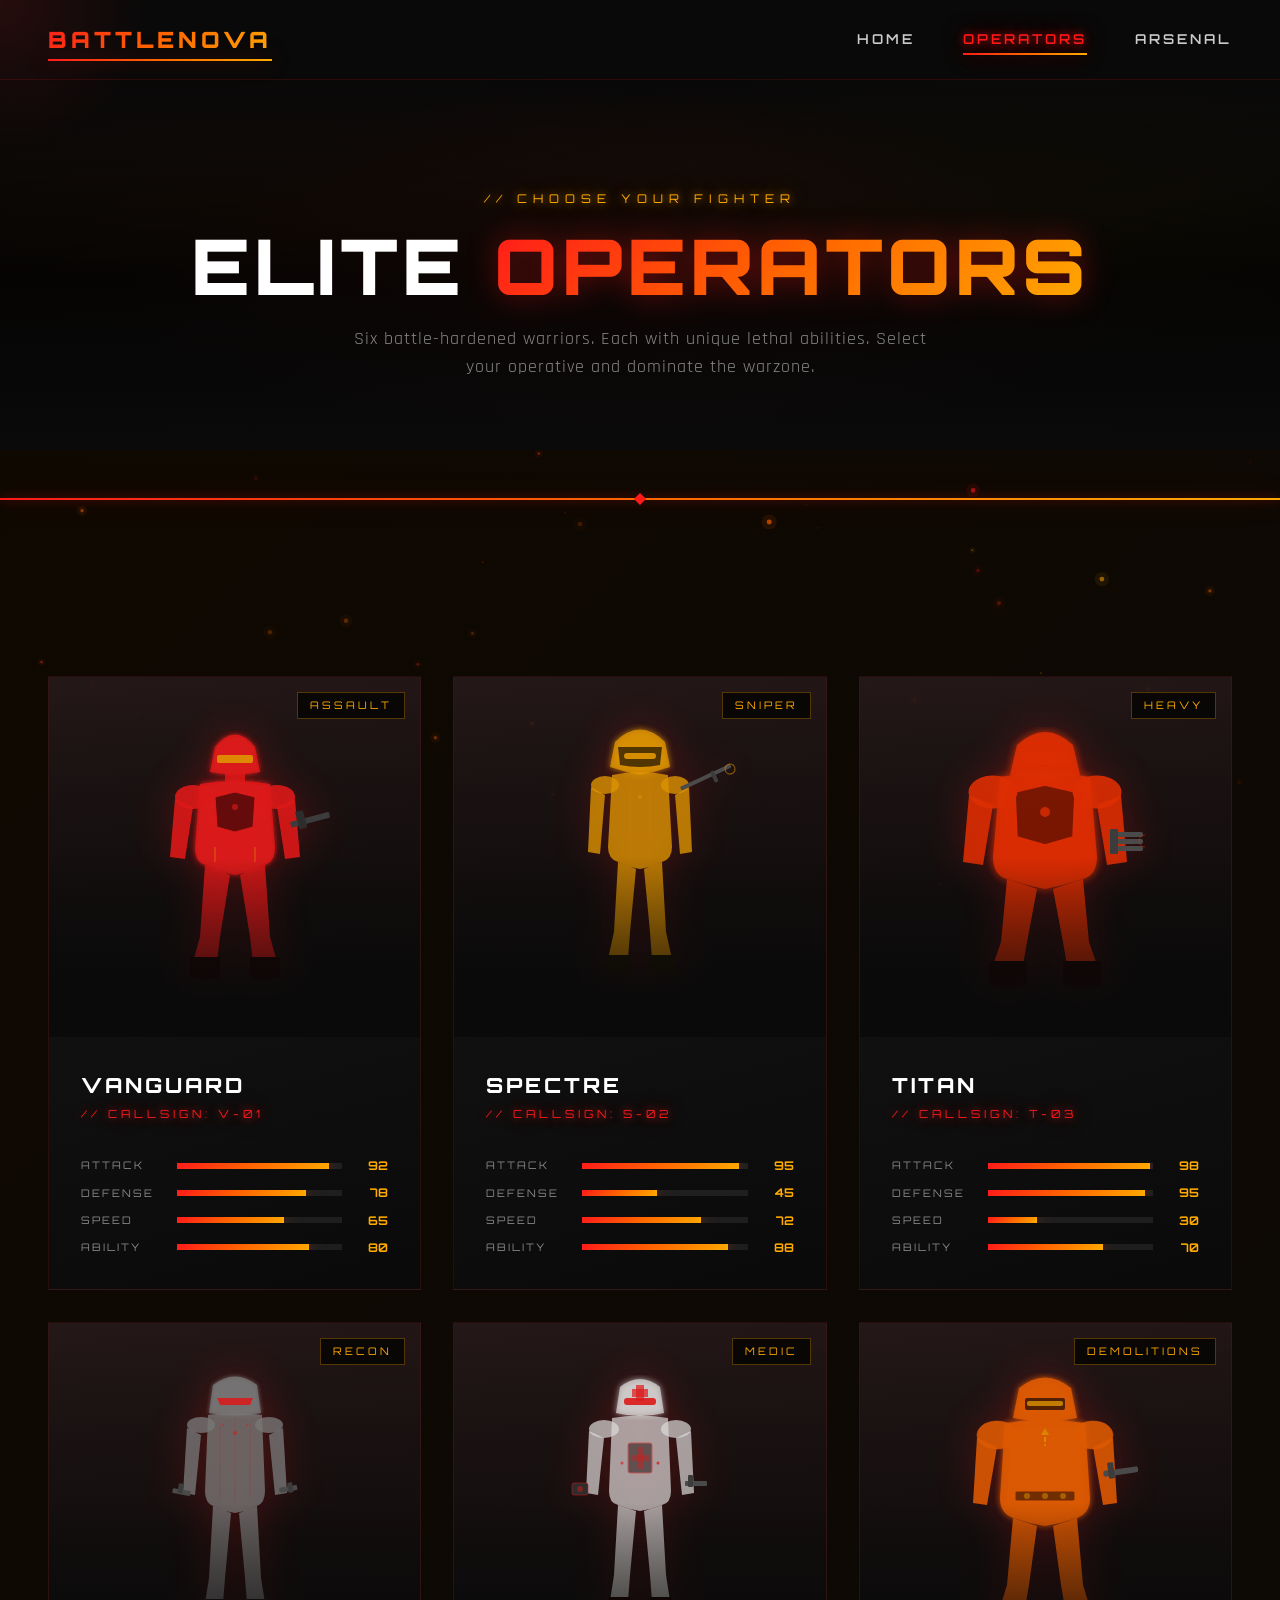
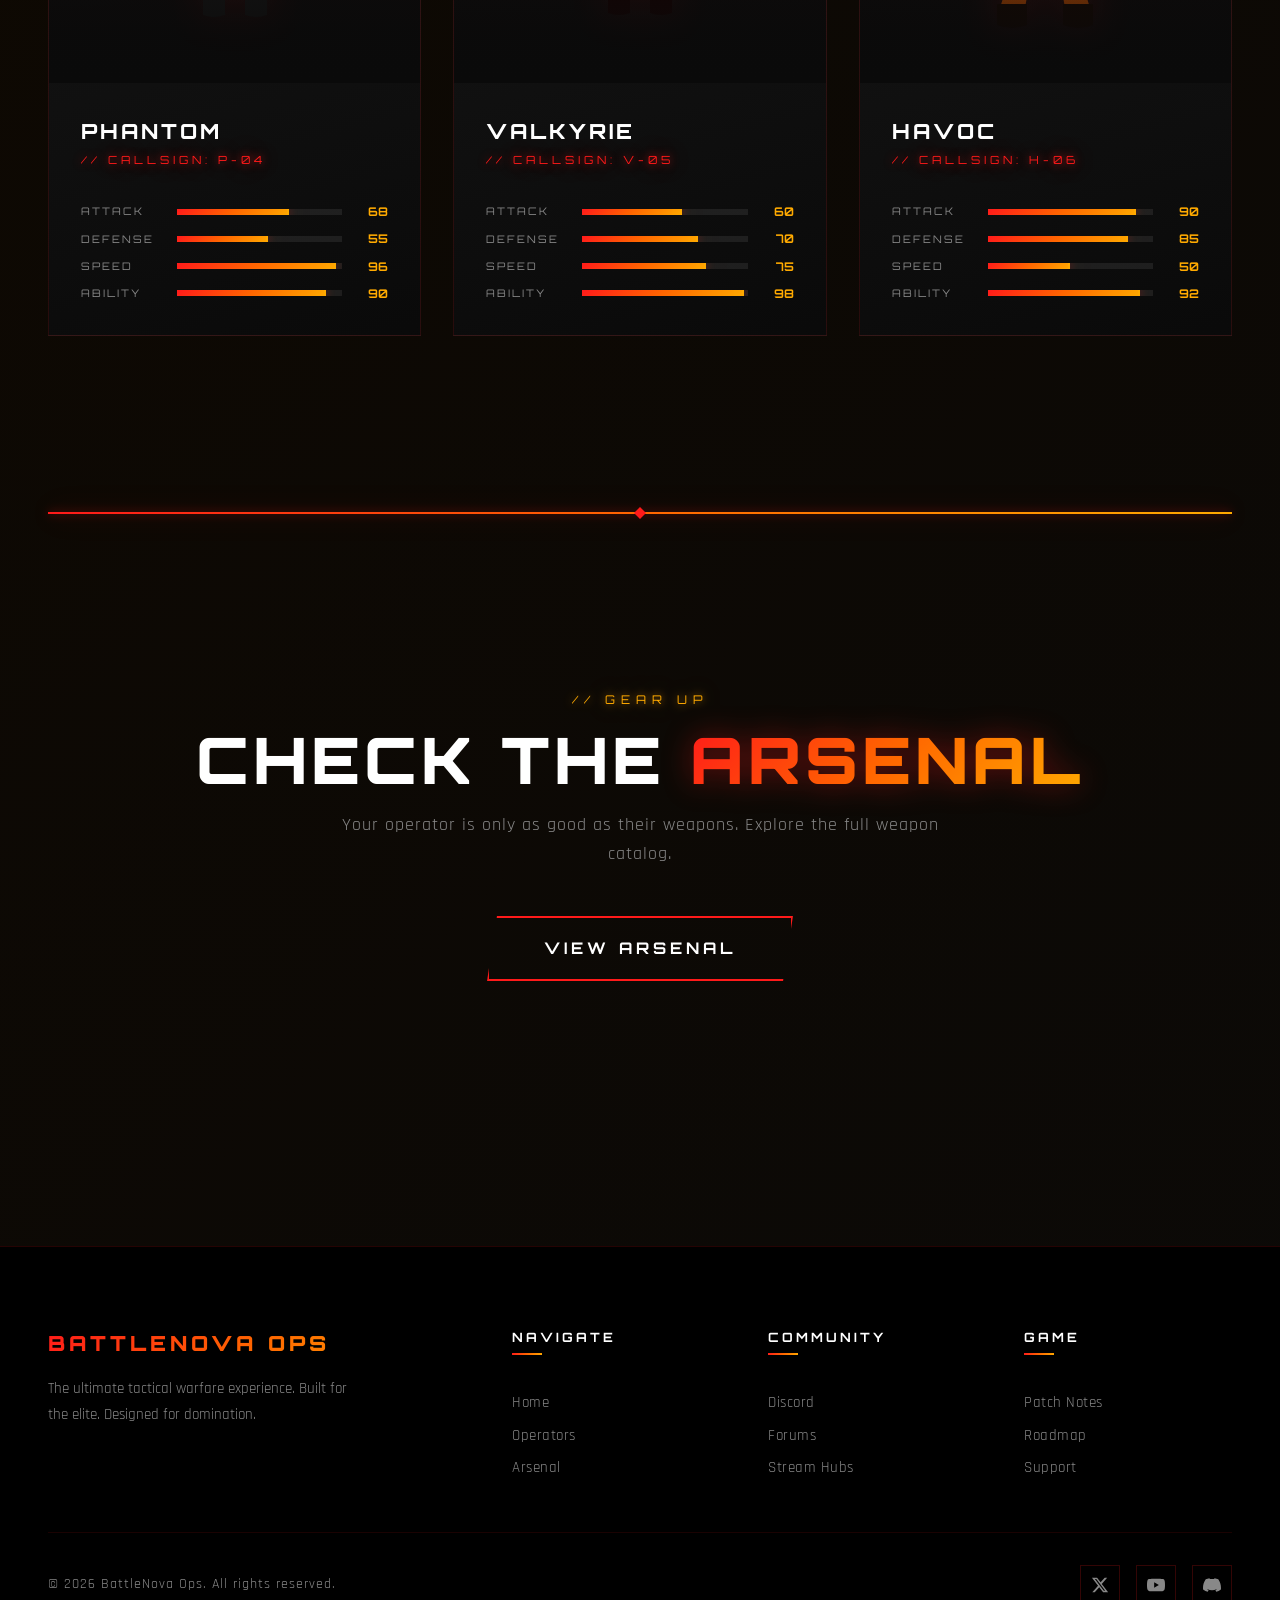
<file: operators.html>
<!DOCTYPE html>
<html lang="en">

<head>
    <meta charset="UTF-8">
    <meta name="viewport" content="width=device-width, initial-scale=1.0">
    <meta name="description" content="BattleNova Ops Operators — Meet the elite tactical operators ready for war.">
    <title>Operators — BattleNova Ops</title>
    <link rel="stylesheet" href="styles.css">
    <link rel="icon"
        href="data:image/svg+xml,<svg xmlns='http://www.w3.org/2000/svg' viewBox='0 0 100 100'><text y='.9em' font-size='90'>🔥</text></svg>">
</head>

<body class="animated-bg">
    <div class="cursor-glow" id="cursorGlow"></div>
    <div class="page-transition" id="pageTransition"></div>
    <canvas id="particles-canvas"></canvas>

    <!-- Navigation -->
    <nav class="navbar" id="navbar">
        <a href="index.html" class="nav-logo">BattleNova</a>
        <ul class="nav-links" id="navLinks">
            <li><a href="index.html" class="nav-link">Home</a></li>
            <li><a href="operators.html" class="nav-link active">Operators</a></li>
            <li><a href="arsenal.html" class="nav-link">Arsenal</a></li>
        </ul>
        <div class="nav-toggle" id="navToggle">
            <span></span><span></span><span></span>
        </div>
    </nav>

    <!-- ===================== HERO ===================== -->
    <section class="hero hero-operators">
        <div class="hero-bg"></div>
        <div class="hero-overlay"></div>
        <div class="hero-content">
            <span class="section-label">// CHOOSE YOUR FIGHTER</span>
            <h1 class="section-title" style="font-size:clamp(2.5rem,6vw,5rem);">ELITE <span
                    class="highlight">OPERATORS</span></h1>
            <p class="section-desc">Six battle-hardened warriors. Each with unique lethal abilities. Select your
                operative and dominate the warzone.</p>
        </div>
    </section>

    <!-- Neon Divider -->
    <div class="neon-divider"></div>

    <!-- ===================== OPERATORS GRID ===================== -->
    <section class="section">
        <div class="operators-grid">

            <!-- OPERATOR 1 — VANGUARD -->
            <div class="operator-card reveal">
                <div class="operator-img-wrapper">
                    <span class="operator-role">Assault</span>
                    <div class="operator-visual">
                        <svg viewBox="0 0 200 280" fill="none" xmlns="http://www.w3.org/2000/svg">
                            <!-- Armored soldier silhouette -->
                            <defs>
                                <linearGradient id="opGrad1" x1="60" y1="0" x2="140" y2="280">
                                    <stop stop-color="#ff1a1a" stop-opacity="0.9" />
                                    <stop offset="0.5" stop-color="#cc0000" stop-opacity="0.7" />
                                    <stop offset="1" stop-color="#330000" stop-opacity="0.5" />
                                </linearGradient>
                                <filter id="opGlow1">
                                    <feGaussianBlur stdDeviation="3" result="blur" />
                                    <feMerge>
                                        <feMergeNode in="blur" />
                                        <feMergeNode in="SourceGraphic" />
                                    </feMerge>
                                </filter>
                            </defs>
                            <!-- Helmet -->
                            <path d="M80 30 Q100 5 120 30 L125 55 Q100 60 75 55 Z" fill="url(#opGrad1)"
                                filter="url(#opGlow1)" />
                            <!-- Visor -->
                            <rect x="82" y="38" width="36" height="8" rx="2" fill="#ffaa00" opacity="0.9" />
                            <!-- Neck -->
                            <rect x="90" y="55" width="20" height="12" fill="url(#opGrad1)" />
                            <!-- Torso armor -->
                            <path
                                d="M65 67 L60 130 Q60 145 70 148 L85 155 L100 158 L115 155 L130 148 Q140 145 140 130 L135 67 Q100 60 65 67Z"
                                fill="url(#opGrad1)" filter="url(#opGlow1)" />
                            <!-- Chest plate detail -->
                            <path d="M80 80 L100 75 L120 80 L118 110 L100 115 L82 110 Z" fill="#1a0000" stroke="#ff1a1a"
                                stroke-width="1" opacity="0.6" />
                            <!-- Shoulder pads -->
                            <ellipse cx="58" cy="80" rx="18" ry="12" fill="url(#opGrad1)" />
                            <ellipse cx="142" cy="80" rx="18" ry="12" fill="url(#opGrad1)" />
                            <!-- Arms -->
                            <path d="M40 82 L35 140 L50 142 L58 90 Z" fill="url(#opGrad1)" />
                            <path d="M160 82 L165 140 L150 142 L142 90 Z" fill="url(#opGrad1)" />
                            <!-- Weapon (rifle) -->
                            <rect x="155" y="105" width="40" height="6" rx="1" fill="#444"
                                transform="rotate(-15, 155, 105)" />
                            <rect x="160" y="95" width="8" height="18" rx="1" fill="#333"
                                transform="rotate(-15, 160, 95)" />
                            <!-- Legs -->
                            <path d="M70 148 L65 220 L58 245 L82 245 L85 220 L95 158 Z" fill="url(#opGrad1)" />
                            <path d="M105 158 L115 220 L118 245 L142 245 L135 220 L130 148 Z" fill="url(#opGrad1)" />
                            <!-- Boots -->
                            <path d="M55 240 L85 240 L85 260 Q70 265 55 260 Z" fill="#1a0000" />
                            <path d="M115 240 L145 240 L145 260 Q130 265 115 260 Z" fill="#1a0000" />
                            <!-- Glowing elements -->
                            <circle cx="100" cy="90" r="3" fill="#ff1a1a" opacity="0.9">
                                <animate attributeName="opacity" values="0.5;1;0.5" dur="2s" repeatCount="indefinite" />
                            </circle>
                            <line x1="80" y1="130" x2="80" y2="145" stroke="#ffaa00" stroke-width="1" opacity="0.6" />
                            <line x1="120" y1="130" x2="120" y2="145" stroke="#ffaa00" stroke-width="1" opacity="0.6" />
                        </svg>
                    </div>
                </div>
                <div class="operator-info">
                    <h3 class="operator-name">VANGUARD</h3>
                    <p class="operator-codename">// CALLSIGN: V-01</p>
                    <div class="operator-stats">
                        <div class="stat-row">
                            <span class="stat-label">Attack</span>
                            <div class="stat-bar">
                                <div class="stat-bar-fill" data-width="92"></div>
                            </div>
                            <span class="stat-value">92</span>
                        </div>
                        <div class="stat-row">
                            <span class="stat-label">Defense</span>
                            <div class="stat-bar">
                                <div class="stat-bar-fill" data-width="78"></div>
                            </div>
                            <span class="stat-value">78</span>
                        </div>
                        <div class="stat-row">
                            <span class="stat-label">Speed</span>
                            <div class="stat-bar">
                                <div class="stat-bar-fill" data-width="65"></div>
                            </div>
                            <span class="stat-value">65</span>
                        </div>
                        <div class="stat-row">
                            <span class="stat-label">Ability</span>
                            <div class="stat-bar">
                                <div class="stat-bar-fill" data-width="80"></div>
                            </div>
                            <span class="stat-value">80</span>
                        </div>
                    </div>
                </div>
            </div>

            <!-- OPERATOR 2 — SPECTRE -->
            <div class="operator-card reveal">
                <div class="operator-img-wrapper">
                    <span class="operator-role">Sniper</span>
                    <div class="operator-visual">
                        <svg viewBox="0 0 200 280" fill="none" xmlns="http://www.w3.org/2000/svg">
                            <defs>
                                <linearGradient id="opGrad2" x1="60" y1="0" x2="140" y2="280">
                                    <stop stop-color="#ffaa00" stop-opacity="0.8" />
                                    <stop offset="0.5" stop-color="#886600" stop-opacity="0.6" />
                                    <stop offset="1" stop-color="#332200" stop-opacity="0.4" />
                                </linearGradient>
                                <filter id="opGlow2">
                                    <feGaussianBlur stdDeviation="3" result="blur" />
                                    <feMerge>
                                        <feMergeNode in="blur" />
                                        <feMergeNode in="SourceGraphic" />
                                    </feMerge>
                                </filter>
                            </defs>
                            <!-- Hooded helmet -->
                            <path d="M75 25 Q100 0 125 25 L130 50 Q115 55 100 58 Q85 55 70 50 Z" fill="url(#opGrad2)"
                                filter="url(#opGlow2)" />
                            <path d="M78 30 L122 30 L120 48 Q100 52 80 48 Z" fill="#1a1100" opacity="0.7" />
                            <!-- Visor -->
                            <rect x="84" y="36" width="32" height="6" rx="3" fill="#ffaa00" opacity="0.95" />
                            <!-- Slimmer torso -->
                            <path
                                d="M72 58 L68 130 Q68 142 78 145 L90 150 L100 152 L110 150 L122 145 Q132 142 132 130 L128 58 Q100 52 72 58Z"
                                fill="url(#opGrad2)" />
                            <!-- Tactical vest lines -->
                            <line x1="90" y1="70" x2="90" y2="140" stroke="#ffaa00" stroke-width="0.5" opacity="0.4" />
                            <line x1="110" y1="70" x2="110" y2="140" stroke="#ffaa00" stroke-width="0.5"
                                opacity="0.4" />
                            <!-- Slim shoulders -->
                            <ellipse cx="65" cy="68" rx="14" ry="9" fill="url(#opGrad2)" />
                            <ellipse cx="135" cy="68" rx="14" ry="9" fill="url(#opGrad2)" />
                            <!-- Arms -->
                            <path d="M51 70 L48 135 L60 137 L65 78 Z" fill="url(#opGrad2)" />
                            <path d="M149 70 L152 135 L140 137 L135 78 Z" fill="url(#opGrad2)" />
                            <!-- Sniper rifle -->
                            <rect x="140" y="70" width="55" height="4" rx="1" fill="#555"
                                transform="rotate(-25, 140, 70)" />
                            <rect x="170" y="55" width="4" height="12" rx="1" fill="#444"
                                transform="rotate(-25, 170, 55)" />
                            <circle cx="190" cy="52" r="5" stroke="#ffaa00" stroke-width="1" fill="none" opacity="0.6"
                                transform="rotate(-25, 190, 52)" />
                            <!-- Legs -->
                            <path d="M78 145 L74 215 L68 242 L88 242 L90 215 L96 152 Z" fill="url(#opGrad2)" />
                            <path d="M104 152 L110 215 L112 242 L132 242 L126 215 L122 145 Z" fill="url(#opGrad2)" />
                            <!-- Boots -->
                            <path d="M65 238 L90 238 L90 255 Q78 260 65 255 Z" fill="#1a1100" />
                            <path d="M110 238 L135 238 L135 255 Q122 260 110 255 Z" fill="#1a1100" />
                            <!-- Glow accents -->
                            <circle cx="100" cy="80" r="2" fill="#ffaa00" opacity="0.8">
                                <animate attributeName="opacity" values="0.4;1;0.4" dur="2.5s"
                                    repeatCount="indefinite" />
                            </circle>
                        </svg>
                    </div>
                </div>
                <div class="operator-info">
                    <h3 class="operator-name">SPECTRE</h3>
                    <p class="operator-codename">// CALLSIGN: S-02</p>
                    <div class="operator-stats">
                        <div class="stat-row">
                            <span class="stat-label">Attack</span>
                            <div class="stat-bar">
                                <div class="stat-bar-fill" data-width="95"></div>
                            </div>
                            <span class="stat-value">95</span>
                        </div>
                        <div class="stat-row">
                            <span class="stat-label">Defense</span>
                            <div class="stat-bar">
                                <div class="stat-bar-fill" data-width="45"></div>
                            </div>
                            <span class="stat-value">45</span>
                        </div>
                        <div class="stat-row">
                            <span class="stat-label">Speed</span>
                            <div class="stat-bar">
                                <div class="stat-bar-fill" data-width="72"></div>
                            </div>
                            <span class="stat-value">72</span>
                        </div>
                        <div class="stat-row">
                            <span class="stat-label">Ability</span>
                            <div class="stat-bar">
                                <div class="stat-bar-fill" data-width="88"></div>
                            </div>
                            <span class="stat-value">88</span>
                        </div>
                    </div>
                </div>
            </div>

            <!-- OPERATOR 3 — TITAN -->
            <div class="operator-card reveal">
                <div class="operator-img-wrapper">
                    <span class="operator-role">Heavy</span>
                    <div class="operator-visual">
                        <svg viewBox="0 0 200 280" fill="none" xmlns="http://www.w3.org/2000/svg">
                            <defs>
                                <linearGradient id="opGrad3" x1="40" y1="0" x2="160" y2="280">
                                    <stop stop-color="#ff3300" stop-opacity="0.9" />
                                    <stop offset="0.5" stop-color="#990000" stop-opacity="0.7" />
                                    <stop offset="1" stop-color="#330000" stop-opacity="0.5" />
                                </linearGradient>
                                <filter id="opGlow3">
                                    <feGaussianBlur stdDeviation="4" result="blur" />
                                    <feMerge>
                                        <feMergeNode in="blur" />
                                        <feMergeNode in="SourceGraphic" />
                                    </feMerge>
                                </filter>
                            </defs>
                            <!-- Heavy helmet -->
                            <path d="M72 28 Q100 2 128 28 L135 58 Q100 65 65 58 Z" fill="url(#opGrad3)"
                                filter="url(#opGlow3)" />
                            <rect x="78" y="38" width="44" height="10" rx="3" fill="#ff3300" opacity="0.8" />
                            <!-- Massive torso -->
                            <path
                                d="M55 60 L48 140 Q48 158 62 162 L82 168 L100 172 L118 168 L138 162 Q152 158 152 140 L145 60 Q100 52 55 60Z"
                                fill="url(#opGrad3)" filter="url(#opGlow3)" />
                            <!-- Chest armor plate -->
                            <path d="M70 75 L100 68 L130 75 L128 120 L100 128 L72 120 Z" fill="#1a0000" stroke="#ff3300"
                                stroke-width="1.5" opacity="0.5" />
                            <!-- Massive shoulder pads -->
                            <ellipse cx="48" cy="75" rx="24" ry="16" fill="url(#opGrad3)" stroke="#ff3300"
                                stroke-width="1" />
                            <ellipse cx="152" cy="75" rx="24" ry="16" fill="url(#opGrad3)" stroke="#ff3300"
                                stroke-width="1" />
                            <!-- Thick arms -->
                            <path d="M24 78 L18 145 L38 148 L48 88 Z" fill="url(#opGrad3)" />
                            <path d="M176 78 L182 145 L162 148 L152 88 Z" fill="url(#opGrad3)" />
                            <!-- Minigun -->
                            <rect x="170" y="115" width="28" height="5" rx="2" fill="#555" />
                            <rect x="170" y="122" width="28" height="5" rx="2" fill="#555" />
                            <rect x="170" y="129" width="28" height="5" rx="2" fill="#555" />
                            <rect x="165" y="112" width="8" height="25" rx="1" fill="#444" />
                            <circle cx="200" cy="124" r="6" stroke="#ff3300" stroke-width="1" fill="none"
                                opacity="0.5" />
                            <!-- Thick legs -->
                            <path d="M62 162 L56 225 L48 248 L78 248 L82 225 L92 172 Z" fill="url(#opGrad3)" />
                            <path d="M108 172 L118 225 L122 248 L152 248 L144 225 L138 162 Z" fill="url(#opGrad3)" />
                            <!-- Heavy boots -->
                            <path d="M44 244 L82 244 L82 268 Q63 274 44 268 Z" fill="#1a0000" />
                            <path d="M118 244 L156 244 L156 268 Q137 274 118 268 Z" fill="#1a0000" />
                            <!-- Glowing elements -->
                            <circle cx="100" cy="95" r="4" fill="#ff3300" opacity="0.8">
                                <animate attributeName="r" values="3;5;3" dur="1.5s" repeatCount="indefinite" />
                            </circle>
                            <rect x="72" y="155" width="56" height="2" fill="#ff3300" opacity="0.4" />
                        </svg>
                    </div>
                </div>
                <div class="operator-info">
                    <h3 class="operator-name">TITAN</h3>
                    <p class="operator-codename">// CALLSIGN: T-03</p>
                    <div class="operator-stats">
                        <div class="stat-row">
                            <span class="stat-label">Attack</span>
                            <div class="stat-bar">
                                <div class="stat-bar-fill" data-width="98"></div>
                            </div>
                            <span class="stat-value">98</span>
                        </div>
                        <div class="stat-row">
                            <span class="stat-label">Defense</span>
                            <div class="stat-bar">
                                <div class="stat-bar-fill" data-width="95"></div>
                            </div>
                            <span class="stat-value">95</span>
                        </div>
                        <div class="stat-row">
                            <span class="stat-label">Speed</span>
                            <div class="stat-bar">
                                <div class="stat-bar-fill" data-width="30"></div>
                            </div>
                            <span class="stat-value">30</span>
                        </div>
                        <div class="stat-row">
                            <span class="stat-label">Ability</span>
                            <div class="stat-bar">
                                <div class="stat-bar-fill" data-width="70"></div>
                            </div>
                            <span class="stat-value">70</span>
                        </div>
                    </div>
                </div>
            </div>

            <!-- OPERATOR 4 — PHANTOM -->
            <div class="operator-card reveal">
                <div class="operator-img-wrapper">
                    <span class="operator-role">Recon</span>
                    <div class="operator-visual">
                        <svg viewBox="0 0 200 280" fill="none" xmlns="http://www.w3.org/2000/svg">
                            <defs>
                                <linearGradient id="opGrad4" x1="60" y1="0" x2="140" y2="280">
                                    <stop stop-color="#888888" stop-opacity="0.8" />
                                    <stop offset="0.5" stop-color="#444444" stop-opacity="0.6" />
                                    <stop offset="1" stop-color="#111111" stop-opacity="0.4" />
                                </linearGradient>
                                <filter id="opGlow4">
                                    <feGaussianBlur stdDeviation="2" result="blur" />
                                    <feMerge>
                                        <feMergeNode in="blur" />
                                        <feMergeNode in="SourceGraphic" />
                                    </feMerge>
                                </filter>
                            </defs>
                            <!-- Stealth hood -->
                            <path d="M78 22 Q100 5 122 22 L126 50 Q100 55 74 50 Z" fill="url(#opGrad4)"
                                filter="url(#opGlow4)" />
                            <!-- Angular visor -->
                            <path d="M82 35 L118 35 L115 42 L85 42 Z" fill="#ff1a1a" opacity="0.85" />
                            <!-- Sleek torso -->
                            <path
                                d="M73 52 L70 128 Q70 140 78 143 L90 148 L100 150 L110 148 L122 143 Q130 140 130 128 L127 52 Q100 48 73 52Z"
                                fill="url(#opGrad4)" />
                            <!-- Stealth lines -->
                            <line x1="85" y1="60" x2="85" y2="135" stroke="#ff1a1a" stroke-width="0.5" opacity="0.3" />
                            <line x1="100" y1="55" x2="100" y2="140" stroke="#ff1a1a" stroke-width="0.5"
                                opacity="0.3" />
                            <line x1="115" y1="60" x2="115" y2="135" stroke="#ff1a1a" stroke-width="0.5"
                                opacity="0.3" />
                            <!-- Slim shoulders -->
                            <ellipse cx="66" cy="62" rx="14" ry="8" fill="url(#opGrad4)" />
                            <ellipse cx="134" cy="62" rx="14" ry="8" fill="url(#opGrad4)" />
                            <!-- Arms -->
                            <path d="M52 65 L48 130 L60 132 L66 72 Z" fill="url(#opGrad4)" />
                            <path d="M148 65 L152 130 L140 132 L134 72 Z" fill="url(#opGrad4)" />
                            <!-- Dual pistols -->
                            <rect x="38" y="125" width="18" height="5" rx="1" fill="#555"
                                transform="rotate(10, 38, 125)" />
                            <rect x="44" y="120" width="5" height="10" rx="1" fill="#444"
                                transform="rotate(10, 44, 120)" />
                            <rect x="144" y="125" width="18" height="5" rx="1" fill="#555"
                                transform="rotate(-10, 144, 125)" />
                            <rect x="152" y="120" width="5" height="10" rx="1" fill="#444"
                                transform="rotate(-10, 152, 120)" />
                            <!-- Legs -->
                            <path d="M78 143 L74 215 L70 240 L88 240 L90 215 L96 150 Z" fill="url(#opGrad4)" />
                            <path d="M104 150 L110 215 L112 240 L130 240 L126 215 L122 143 Z" fill="url(#opGrad4)" />
                            <!-- Boots -->
                            <path d="M68 236 L90 236 L90 252 Q79 256 68 252 Z" fill="#1a1a1a" />
                            <path d="M110 236 L132 236 L132 252 Q121 256 110 252 Z" fill="#1a1a1a" />
                            <!-- Red accent glows -->
                            <circle cx="100" cy="70" r="2" fill="#ff1a1a" opacity="0.7">
                                <animate attributeName="opacity" values="0.3;0.9;0.3" dur="1.8s"
                                    repeatCount="indefinite" />
                            </circle>
                            <circle cx="88" cy="62" r="1" fill="#ff1a1a" opacity="0.5" />
                            <circle cx="112" cy="62" r="1" fill="#ff1a1a" opacity="0.5" />
                        </svg>
                    </div>
                </div>
                <div class="operator-info">
                    <h3 class="operator-name">PHANTOM</h3>
                    <p class="operator-codename">// CALLSIGN: P-04</p>
                    <div class="operator-stats">
                        <div class="stat-row">
                            <span class="stat-label">Attack</span>
                            <div class="stat-bar">
                                <div class="stat-bar-fill" data-width="68"></div>
                            </div>
                            <span class="stat-value">68</span>
                        </div>
                        <div class="stat-row">
                            <span class="stat-label">Defense</span>
                            <div class="stat-bar">
                                <div class="stat-bar-fill" data-width="55"></div>
                            </div>
                            <span class="stat-value">55</span>
                        </div>
                        <div class="stat-row">
                            <span class="stat-label">Speed</span>
                            <div class="stat-bar">
                                <div class="stat-bar-fill" data-width="96"></div>
                            </div>
                            <span class="stat-value">96</span>
                        </div>
                        <div class="stat-row">
                            <span class="stat-label">Ability</span>
                            <div class="stat-bar">
                                <div class="stat-bar-fill" data-width="90"></div>
                            </div>
                            <span class="stat-value">90</span>
                        </div>
                    </div>
                </div>
            </div>

            <!-- OPERATOR 5 — VALKYRIE -->
            <div class="operator-card reveal">
                <div class="operator-img-wrapper">
                    <span class="operator-role">Medic</span>
                    <div class="operator-visual">
                        <svg viewBox="0 0 200 280" fill="none" xmlns="http://www.w3.org/2000/svg">
                            <defs>
                                <linearGradient id="opGrad5" x1="60" y1="0" x2="140" y2="280">
                                    <stop stop-color="#ffffff" stop-opacity="0.7" />
                                    <stop offset="0.4" stop-color="#ff1a1a" stop-opacity="0.6" />
                                    <stop offset="1" stop-color="#330000" stop-opacity="0.4" />
                                </linearGradient>
                                <filter id="opGlow5">
                                    <feGaussianBlur stdDeviation="3" result="blur" />
                                    <feMerge>
                                        <feMergeNode in="blur" />
                                        <feMergeNode in="SourceGraphic" />
                                    </feMerge>
                                </filter>
                            </defs>
                            <!-- Slim tactical helmet -->
                            <path d="M80 24 Q100 8 120 24 L124 50 Q100 56 76 50 Z" fill="url(#opGrad5)"
                                filter="url(#opGlow5)" />
                            <rect x="84" y="35" width="32" height="7" rx="3" fill="#ff1a1a" opacity="0.9" />
                            <!-- Medical cross on helmet -->
                            <rect x="96" y="22" width="8" height="16" fill="#ff1a1a" opacity="0.7" />
                            <rect x="92" y="26" width="16" height="8" fill="#ff1a1a" opacity="0.7" />
                            <!-- Torso -->
                            <path
                                d="M72 55 L69 128 Q69 140 78 142 L90 146 L100 148 L110 146 L122 142 Q131 140 131 128 L128 55 Q100 50 72 55Z"
                                fill="url(#opGrad5)" />
                            <!-- Medical pack on chest -->
                            <rect x="88" y="80" width="24" height="30" rx="2" fill="#1a0000" stroke="#ff1a1a"
                                stroke-width="1" opacity="0.5" />
                            <rect x="97" y="84" width="6" height="22" fill="#ff1a1a" opacity="0.4" />
                            <rect x="91" y="92" width="18" height="6" fill="#ff1a1a" opacity="0.4" />
                            <!-- Shoulders -->
                            <ellipse cx="64" cy="66" rx="15" ry="9" fill="url(#opGrad5)" />
                            <ellipse cx="136" cy="66" rx="15" ry="9" fill="url(#opGrad5)" />
                            <!-- Arms -->
                            <path d="M49 68 L46 130 L58 132 L64 75 Z" fill="url(#opGrad5)" />
                            <path d="M151 68 L154 130 L142 132 L136 75 Z" fill="url(#opGrad5)" />
                            <!-- SMG in right hand -->
                            <rect x="145" y="118" width="22" height="5" rx="1" fill="#555" />
                            <rect x="148" y="112" width="5" height="12" rx="1" fill="#444" />
                            <!-- Medical device in left hand -->
                            <rect x="32" y="120" width="16" height="12" rx="2" fill="#333" stroke="#ff1a1a"
                                stroke-width="0.5" />
                            <circle cx="40" cy="126" r="3" fill="#ff1a1a" opacity="0.6">
                                <animate attributeName="opacity" values="0.3;1;0.3" dur="1.2s"
                                    repeatCount="indefinite" />
                            </circle>
                            <!-- Legs -->
                            <path d="M78 142 L74 212 L70 238 L88 238 L90 212 L96 148 Z" fill="url(#opGrad5)" />
                            <path d="M104 148 L110 212 L112 238 L130 238 L126 212 L122 142 Z" fill="url(#opGrad5)" />
                            <!-- Boots -->
                            <path d="M68 234 L90 234 L90 250 Q79 254 68 250 Z" fill="#1a0000" />
                            <path d="M110 234 L132 234 L132 250 Q121 254 110 250 Z" fill="#1a0000" />
                            <!-- Biosensor glows -->
                            <circle cx="82" cy="100" r="1.5" fill="#ff1a1a" opacity="0.8">
                                <animate attributeName="opacity" values="0.4;1;0.4" dur="0.8s"
                                    repeatCount="indefinite" />
                            </circle>
                            <circle cx="118" cy="100" r="1.5" fill="#ff1a1a" opacity="0.8">
                                <animate attributeName="opacity" values="0.4;1;0.4" dur="0.8s" repeatCount="indefinite"
                                    begin="0.4s" />
                            </circle>
                        </svg>
                    </div>
                </div>
                <div class="operator-info">
                    <h3 class="operator-name">VALKYRIE</h3>
                    <p class="operator-codename">// CALLSIGN: V-05</p>
                    <div class="operator-stats">
                        <div class="stat-row">
                            <span class="stat-label">Attack</span>
                            <div class="stat-bar">
                                <div class="stat-bar-fill" data-width="60"></div>
                            </div>
                            <span class="stat-value">60</span>
                        </div>
                        <div class="stat-row">
                            <span class="stat-label">Defense</span>
                            <div class="stat-bar">
                                <div class="stat-bar-fill" data-width="70"></div>
                            </div>
                            <span class="stat-value">70</span>
                        </div>
                        <div class="stat-row">
                            <span class="stat-label">Speed</span>
                            <div class="stat-bar">
                                <div class="stat-bar-fill" data-width="75"></div>
                            </div>
                            <span class="stat-value">75</span>
                        </div>
                        <div class="stat-row">
                            <span class="stat-label">Ability</span>
                            <div class="stat-bar">
                                <div class="stat-bar-fill" data-width="98"></div>
                            </div>
                            <span class="stat-value">98</span>
                        </div>
                    </div>
                </div>
            </div>

            <!-- OPERATOR 6 — HAVOC -->
            <div class="operator-card reveal">
                <div class="operator-img-wrapper">
                    <span class="operator-role">Demolitions</span>
                    <div class="operator-visual">
                        <svg viewBox="0 0 200 280" fill="none" xmlns="http://www.w3.org/2000/svg">
                            <defs>
                                <linearGradient id="opGrad6" x1="50" y1="0" x2="150" y2="280">
                                    <stop stop-color="#ff6600" stop-opacity="0.9" />
                                    <stop offset="0.5" stop-color="#cc3300" stop-opacity="0.7" />
                                    <stop offset="1" stop-color="#331100" stop-opacity="0.5" />
                                </linearGradient>
                                <filter id="opGlow6">
                                    <feGaussianBlur stdDeviation="3" result="blur" />
                                    <feMerge>
                                        <feMergeNode in="blur" />
                                        <feMergeNode in="SourceGraphic" />
                                    </feMerge>
                                </filter>
                            </defs>
                            <!-- Blast helmet with face guard -->
                            <path d="M74 25 Q100 4 126 25 L132 55 Q100 62 68 55 Z" fill="url(#opGrad6)"
                                filter="url(#opGlow6)" />
                            <rect x="80" y="35" width="40" height="12" rx="2" fill="#1a0800" opacity="0.7" />
                            <rect x="82" y="38" width="36" height="5" rx="2" fill="#ffaa00" opacity="0.8" />
                            <!-- Heavy torso -->
                            <path
                                d="M60 60 L55 135 Q55 150 68 155 L85 160 L100 163 L115 160 L132 155 Q145 150 145 135 L140 60 Q100 53 60 60Z"
                                fill="url(#opGrad6)" filter="url(#opGlow6)" />
                            <!-- Explosive belt -->
                            <rect x="70" y="128" width="60" height="10" rx="2" fill="#331100" stroke="#ff6600"
                                stroke-width="1" opacity="0.6" />
                            <circle cx="82" cy="133" r="3" fill="#ffaa00" opacity="0.5" />
                            <circle cx="100" cy="133" r="3" fill="#ffaa00" opacity="0.5" />
                            <circle cx="118" cy="133" r="3" fill="#ffaa00" opacity="0.5" />
                            <!-- Big shoulder pads -->
                            <ellipse cx="52" cy="72" rx="20" ry="14" fill="url(#opGrad6)" stroke="#ff6600"
                                stroke-width="0.5" />
                            <ellipse cx="148" cy="72" rx="20" ry="14" fill="url(#opGrad6)" stroke="#ff6600"
                                stroke-width="0.5" />
                            <!-- Arms -->
                            <path d="M32 75 L28 140 L42 142 L52 84 Z" fill="url(#opGrad6)" />
                            <path d="M168 75 L172 140 L158 142 L148 84 Z" fill="url(#opGrad6)" />
                            <!-- Shotgun -->
                            <rect x="158" y="108" width="35" height="6" rx="2" fill="#555"
                                transform="rotate(-8, 158, 108)" />
                            <rect x="162" y="100" width="6" height="16" rx="1" fill="#444"
                                transform="rotate(-8, 162, 100)" />
                            <!-- Legs -->
                            <path d="M68 155 L62 222 L55 245 L80 245 L84 222 L92 163 Z" fill="url(#opGrad6)" />
                            <path d="M108 163 L116 222 L120 245 L145 245 L138 222 L132 155 Z" fill="url(#opGrad6)" />
                            <!-- Heavy boots -->
                            <path d="M52 241 L82 241 L82 262 Q67 268 52 262 Z" fill="#1a0800" />
                            <path d="M118 241 L148 241 L148 262 Q133 268 118 262 Z" fill="#1a0800" />
                            <!-- Warning glowing elements -->
                            <polygon points="96,72 100,65 104,72" fill="#ffaa00" opacity="0.8">
                                <animate attributeName="opacity" values="0.5;1;0.5" dur="1s" repeatCount="indefinite" />
                            </polygon>
                            <line x1="100" y1="74" x2="100" y2="79" stroke="#ffaa00" stroke-width="2" opacity="0.8" />
                            <circle cx="100" cy="82" r="1" fill="#ffaa00" opacity="0.8" />
                        </svg>
                    </div>
                </div>
                <div class="operator-info">
                    <h3 class="operator-name">HAVOC</h3>
                    <p class="operator-codename">// CALLSIGN: H-06</p>
                    <div class="operator-stats">
                        <div class="stat-row">
                            <span class="stat-label">Attack</span>
                            <div class="stat-bar">
                                <div class="stat-bar-fill" data-width="90"></div>
                            </div>
                            <span class="stat-value">90</span>
                        </div>
                        <div class="stat-row">
                            <span class="stat-label">Defense</span>
                            <div class="stat-bar">
                                <div class="stat-bar-fill" data-width="85"></div>
                            </div>
                            <span class="stat-value">85</span>
                        </div>
                        <div class="stat-row">
                            <span class="stat-label">Speed</span>
                            <div class="stat-bar">
                                <div class="stat-bar-fill" data-width="50"></div>
                            </div>
                            <span class="stat-value">50</span>
                        </div>
                        <div class="stat-row">
                            <span class="stat-label">Ability</span>
                            <div class="stat-bar">
                                <div class="stat-bar-fill" data-width="92"></div>
                            </div>
                            <span class="stat-value">92</span>
                        </div>
                    </div>
                </div>
            </div>

        </div>
    </section>

    <!-- Neon Divider -->
    <div style="padding: 0 3rem;">
        <div class="neon-divider"></div>
    </div>

    <!-- CTA -->
    <section class="section" style="text-align:center;">
        <div class="section-header reveal">
            <span class="section-label">// GEAR UP</span>
            <h2 class="section-title">CHECK THE <span class="highlight">ARSENAL</span></h2>
            <p class="section-desc" style="margin-bottom:3rem;">Your operator is only as good as their weapons. Explore
                the full weapon catalog.</p>
            <a href="arsenal.html" class="cta-btn">VIEW ARSENAL</a>
        </div>
    </section>

    <!-- Footer -->
    <footer class="footer">
        <div class="footer-content">
            <div class="footer-brand">
                <div class="footer-logo">BattleNova Ops</div>
                <p>The ultimate tactical warfare experience. Built for the elite. Designed for domination.</p>
            </div>
            <div class="footer-column">
                <h4>Navigate</h4>
                <a href="index.html">Home</a>
                <a href="operators.html">Operators</a>
                <a href="arsenal.html">Arsenal</a>
            </div>
            <div class="footer-column">
                <h4>Community</h4>
                <a href="#">Discord</a>
                <a href="#">Forums</a>
                <a href="#">Stream Hubs</a>
            </div>
            <div class="footer-column">
                <h4>Game</h4>
                <a href="#">Patch Notes</a>
                <a href="#">Roadmap</a>
                <a href="#">Support</a>
            </div>
        </div>
        <div class="footer-bottom">
            <p>&copy; 2026 BattleNova Ops. All rights reserved.</p>
            <div class="footer-socials">
                <a href="#" aria-label="Twitter"><svg width="18" height="18" viewBox="0 0 24 24" fill="currentColor">
                        <path
                            d="M18.244 2.25h3.308l-7.227 8.26 8.502 11.24H16.17l-5.214-6.817L4.99 21.75H1.68l7.73-8.835L1.254 2.25H8.08l4.713 6.231zm-1.161 17.52h1.833L7.084 4.126H5.117z" />
                    </svg></a>
                <a href="#" aria-label="YouTube"><svg width="18" height="18" viewBox="0 0 24 24" fill="currentColor">
                        <path
                            d="M23.498 6.186a3.016 3.016 0 0 0-2.122-2.136C19.505 3.545 12 3.545 12 3.545s-7.505 0-9.377.505A3.017 3.017 0 0 0 .502 6.186C0 8.07 0 12 0 12s0 3.93.502 5.814a3.016 3.016 0 0 0 2.122 2.136c1.871.505 9.376.505 9.376.505s7.505 0 9.377-.505a3.015 3.015 0 0 0 2.122-2.136C24 15.93 24 12 24 12s0-3.93-.502-5.814zM9.545 15.568V8.432L15.818 12l-6.273 3.568z" />
                    </svg></a>
                <a href="#" aria-label="Discord"><svg width="18" height="18" viewBox="0 0 24 24" fill="currentColor">
                        <path
                            d="M20.317 4.3698a19.7913 19.7913 0 00-4.8851-1.5152.0741.0741 0 00-.0785.0371c-.211.3753-.4447.8648-.6083 1.2495-1.8447-.2762-3.68-.2762-5.4868 0-.1636-.3933-.4058-.8742-.6177-1.2495a.077.077 0 00-.0785-.037 19.7363 19.7363 0 00-4.8852 1.515.0699.0699 0 00-.0321.0277C.5334 9.0458-.319 13.5799.0992 18.0578a.0824.0824 0 00.0312.0561c2.0528 1.5076 4.0413 2.4228 5.9929 3.0294a.0777.0777 0 00.0842-.0276c.4616-.6304.8731-1.2952 1.226-1.9942a.076.076 0 00-.0416-.1057c-.6528-.2476-1.2743-.5495-1.8722-.8923a.077.077 0 01-.0076-.1277c.1258-.0943.2517-.1923.3718-.2914a.0743.0743 0 01.0776-.0105c3.9278 1.7933 8.18 1.7933 12.0614 0a.0739.0739 0 01.0785.0095c.1202.099.246.1981.3728.2924a.077.077 0 01-.0066.1276 12.2986 12.2986 0 01-1.873.8914.0766.0766 0 00-.0407.1067c.3604.698.7719 1.3628 1.225 1.9932a.076.076 0 00.0842.0286c1.961-.6067 3.9495-1.5219 6.0023-3.0294a.077.077 0 00.0313-.0552c.5004-5.177-.8382-9.6739-3.5485-13.6604a.061.061 0 00-.0312-.0286z" />
                    </svg></a>
            </div>
        </div>
    </footer>

    <script src="main.js"></script>

    <!-- Landbot Chatbot -->
    <script>
        window.addEventListener('mouseover', initLandbot, { once: true });
        window.addEventListener('touchstart', initLandbot, { once: true });
        var myLandbot;
        function initLandbot() {
            if (!myLandbot) {
                var s = document.createElement('script');
                s.type = "module";
                s.async = true;
                s.addEventListener('load', function () {
                    var myLandbot = new Landbot.Livechat({
                        configUrl: 'https://storage.googleapis.com/landbot.online/v3/H-3420274-P9UWY4GQL9WHH8Y0/index.json',
                    });
                });
                s.src = 'https://cdn.landbot.io/landbot-3/landbot-3.0.0.mjs';
                var x = document.getElementsByTagName('script')[0];
                x.parentNode.insertBefore(s, x);
            }
        }
    </script>
</body>

</html>
</file>
<file: styles.css>
/* ============================================
   BATTLENOVA OPS — DESIGN SYSTEM
   Ultra-aggressive, cinematic gaming UI
   ============================================ */

/* ---------- Google Fonts ---------- */
@import url('https://fonts.googleapis.com/css2?family=Orbitron:wght@400;500;600;700;800;900&family=Rajdhani:wght@300;400;500;600;700&family=Bebas+Neue&display=swap');

/* ---------- CSS Custom Properties ---------- */
:root {
  /* Colors */
  --clr-black: #000000;
  --clr-bg: #0a0a0a;
  --clr-bg-alt: #111111;
  --clr-surface: #1a1a1a;
  --clr-surface-hover: #222222;
  --clr-red: #ff1a1a;
  --clr-red-dark: #cc0000;
  --clr-red-glow: rgba(255, 26, 26, 0.6);
  --clr-yellow: #ffaa00;
  --clr-yellow-glow: rgba(255, 170, 0, 0.5);
  --clr-orange: #ff6600;
  --clr-white: #ffffff;
  --clr-gray: #888888;
  --clr-gray-light: #cccccc;
  --clr-gray-dark: #333333;

  /* Gradients */
  --grad-fire: linear-gradient(135deg, #ff1a1a, #ff6600, #ffaa00);
  --grad-fire-reverse: linear-gradient(135deg, #ffaa00, #ff6600, #ff1a1a);
  --grad-dark: linear-gradient(180deg, #0a0a0a 0%, #111111 50%, #0a0a0a 100%);
  --grad-hero: linear-gradient(180deg, rgba(0, 0, 0, 0) 0%, rgba(0, 0, 0, 0.7) 60%, #0a0a0a 100%);
  --grad-card: linear-gradient(145deg, rgba(255, 26, 26, 0.08) 0%, rgba(10, 10, 10, 0.95) 100%);

  /* Typography */
  --font-display: 'Orbitron', sans-serif;
  --font-heading: 'Bebas Neue', sans-serif;
  --font-body: 'Rajdhani', sans-serif;

  /* Spacing */
  --space-xs: 0.25rem;
  --space-sm: 0.5rem;
  --space-md: 1rem;
  --space-lg: 2rem;
  --space-xl: 3rem;
  --space-2xl: 5rem;
  --space-3xl: 8rem;

  /* Effects */
  --glow-red: 0 0 20px rgba(255, 26, 26, 0.5), 0 0 40px rgba(255, 26, 26, 0.2);
  --glow-yellow: 0 0 20px rgba(255, 170, 0, 0.5), 0 0 40px rgba(255, 170, 0, 0.2);
  --glow-text-red: 0 0 10px rgba(255, 26, 26, 0.8), 0 0 30px rgba(255, 26, 26, 0.4);
  --glow-text-yellow: 0 0 10px rgba(255, 170, 0, 0.8), 0 0 30px rgba(255, 170, 0, 0.4);
  --border-glow: 1px solid rgba(255, 26, 26, 0.3);

  /* Transitions */
  --transition-fast: 0.2s cubic-bezier(0.4, 0, 0.2, 1);
  --transition-normal: 0.4s cubic-bezier(0.4, 0, 0.2, 1);
  --transition-slow: 0.6s cubic-bezier(0.4, 0, 0.2, 1);
}

/* ---------- Reset & Base ---------- */
*,
*::before,
*::after {
  margin: 0;
  padding: 0;
  box-sizing: border-box;
}

html {
  scroll-behavior: smooth;
  font-size: 16px;
  overflow-x: hidden;
}

body {
  font-family: var(--font-body);
  background: var(--clr-bg);
  color: var(--clr-white);
  line-height: 1.6;
  overflow-x: hidden;
  cursor: default;
  min-height: 100vh;
}

a {
  color: inherit;
  text-decoration: none;
}

ul,
ol {
  list-style: none;
}

img {
  max-width: 100%;
  display: block;
}

/* ---------- Custom Cursor Glow ---------- */
.cursor-glow {
  position: fixed;
  width: 300px;
  height: 300px;
  border-radius: 50%;
  pointer-events: none;
  z-index: 9999;
  background: radial-gradient(circle, rgba(255, 26, 26, 0.12) 0%, transparent 70%);
  transform: translate(-50%, -50%);
  transition: opacity 0.3s;
  mix-blend-mode: screen;
}

/* ---------- Page Transition Overlay ---------- */
.page-transition {
  position: fixed;
  inset: 0;
  background: var(--clr-black);
  z-index: 10000;
  pointer-events: none;
  opacity: 0;
  transition: opacity 0.4s ease;
}

.page-transition.active {
  opacity: 1;
}

/* ---------- Particle Canvas ---------- */
#particles-canvas {
  position: fixed;
  inset: 0;
  z-index: 0;
  pointer-events: none;
}

/* ---------- NAVIGATION ---------- */
.navbar {
  position: fixed;
  top: 0;
  left: 0;
  right: 0;
  z-index: 1000;
  padding: 0 var(--space-xl);
  height: 80px;
  display: flex;
  align-items: center;
  justify-content: space-between;
  background: rgba(10, 10, 10, 0.85);
  backdrop-filter: blur(20px);
  border-bottom: 1px solid rgba(255, 26, 26, 0.15);
  transition: var(--transition-normal);
}

.navbar.scrolled {
  height: 65px;
  background: rgba(10, 10, 10, 0.95);
  box-shadow: 0 2px 30px rgba(255, 26, 26, 0.15);
  border-bottom-color: rgba(255, 26, 26, 0.3);
}

.nav-logo {
  font-family: var(--font-display);
  font-size: 1.4rem;
  font-weight: 900;
  letter-spacing: 4px;
  text-transform: uppercase;
  background: var(--grad-fire);
  -webkit-background-clip: text;
  background-clip: text;
  -webkit-text-fill-color: transparent;
  position: relative;
}

.nav-logo::after {
  content: '';
  position: absolute;
  bottom: -4px;
  left: 0;
  width: 100%;
  height: 2px;
  background: var(--grad-fire);
  box-shadow: var(--glow-red);
}

.nav-links {
  display: flex;
  gap: var(--space-xl);
  align-items: center;
}

.nav-link {
  font-family: var(--font-display);
  font-size: 0.85rem;
  font-weight: 600;
  letter-spacing: 3px;
  text-transform: uppercase;
  color: var(--clr-gray-light);
  position: relative;
  padding: var(--space-sm) 0;
  transition: var(--transition-fast);
}

.nav-link::after {
  content: '';
  position: absolute;
  bottom: 0;
  left: 50%;
  width: 0;
  height: 2px;
  background: var(--grad-fire);
  transition: var(--transition-normal);
  transform: translateX(-50%);
  box-shadow: none;
}

.nav-link:hover,
.nav-link.active {
  color: var(--clr-red);
  text-shadow: var(--glow-text-red);
}

.nav-link:hover::after,
.nav-link.active::after {
  width: 100%;
  box-shadow: var(--glow-red);
}

/* Mobile Menu Toggle */
.nav-toggle {
  display: none;
  flex-direction: column;
  gap: 6px;
  cursor: pointer;
  padding: 5px;
  z-index: 1001;
}

.nav-toggle span {
  width: 28px;
  height: 2px;
  background: var(--clr-white);
  transition: var(--transition-fast);
}

.nav-toggle.active span:nth-child(1) {
  transform: rotate(45deg) translateY(5.6px) translateX(5.6px);
  background: var(--clr-red);
}

.nav-toggle.active span:nth-child(2) {
  opacity: 0;
}

.nav-toggle.active span:nth-child(3) {
  transform: rotate(-45deg) translateY(-5.6px) translateX(5.6px);
  background: var(--clr-red);
}

/* ---------- HERO SECTION ---------- */
.hero {
  position: relative;
  min-height: 100vh;
  display: flex;
  align-items: center;
  justify-content: center;
  text-align: center;
  overflow: hidden;
  z-index: 1;
}

.hero-bg {
  position: absolute;
  inset: 0;
  background: radial-gradient(ellipse at center bottom, rgba(255, 26, 26, 0.15) 0%, transparent 60%),
    radial-gradient(ellipse at 20% 50%, rgba(255, 102, 0, 0.08) 0%, transparent 50%),
    radial-gradient(ellipse at 80% 50%, rgba(255, 170, 0, 0.08) 0%, transparent 50%),
    var(--clr-bg);
  z-index: -2;
}

.hero-overlay {
  position: absolute;
  inset: 0;
  background: var(--grad-hero);
  z-index: -1;
}

.hero-content {
  position: relative;
  z-index: 2;
  padding: var(--space-lg);
}

.hero-subtitle {
  font-family: var(--font-display);
  font-size: clamp(0.75rem, 1.5vw, 1rem);
  letter-spacing: 8px;
  text-transform: uppercase;
  color: var(--clr-yellow);
  margin-bottom: var(--space-md);
  opacity: 0;
  animation: fadeSlideUp 0.8s 0.2s forwards;
  text-shadow: var(--glow-text-yellow);
}

.hero-title {
  font-family: var(--font-display);
  font-size: clamp(2.5rem, 8vw, 7rem);
  font-weight: 900;
  letter-spacing: 6px;
  text-transform: uppercase;
  line-height: 1.05;
  margin-bottom: var(--space-lg);
  opacity: 0;
  animation: fadeSlideUp 1s 0.4s forwards;
  position: relative;
}

.hero-title .title-battle {
  display: block;
  background: var(--grad-fire);
  -webkit-background-clip: text;
  background-clip: text;
  -webkit-text-fill-color: transparent;
  text-shadow: none;
  filter: drop-shadow(0 0 30px rgba(255, 26, 26, 0.4));
}

.hero-title .title-nova {
  display: block;
  color: var(--clr-white);
  text-shadow: 0 0 40px rgba(255, 170, 0, 0.3);
}

.hero-title .title-ops {
  font-family: var(--font-heading);
  font-size: 0.4em;
  letter-spacing: 20px;
  color: var(--clr-yellow);
  text-shadow: var(--glow-text-yellow);
}

/* Glitch Effect */
.glitch {
  position: relative;
}

.glitch::before,
.glitch::after {
  content: attr(data-text);
  position: absolute;
  top: 0;
  left: 0;
  width: 100%;
  height: 100%;
  opacity: 0.8;
}

.glitch::before {
  animation: glitch-1 3s infinite linear alternate-reverse;
  clip-path: polygon(0 0, 100% 0, 100% 33%, 0 33%);
  -webkit-text-fill-color: var(--clr-red);
  filter: none;
}

.glitch::after {
  animation: glitch-2 3s infinite linear alternate-reverse;
  clip-path: polygon(0 67%, 100% 67%, 100% 100%, 0 100%);
  -webkit-text-fill-color: var(--clr-yellow);
  filter: none;
}

.hero-tagline {
  font-family: var(--font-display);
  font-size: clamp(0.9rem, 2vw, 1.5rem);
  letter-spacing: 12px;
  text-transform: uppercase;
  color: var(--clr-gray-light);
  margin-bottom: var(--space-2xl);
  opacity: 0;
  animation: fadeSlideUp 1s 0.6s forwards;
  font-weight: 500;
}

.hero-tagline span {
  color: var(--clr-red);
  text-shadow: var(--glow-text-red);
}

/* CTA Button */
.cta-btn {
  display: inline-block;
  padding: 18px 55px;
  font-family: var(--font-display);
  font-size: 1rem;
  font-weight: 700;
  letter-spacing: 4px;
  text-transform: uppercase;
  color: var(--clr-white);
  background: transparent;
  border: 2px solid var(--clr-red);
  position: relative;
  overflow: hidden;
  cursor: pointer;
  transition: var(--transition-normal);
  opacity: 0;
  animation: fadeSlideUp 1s 0.8s forwards;
  clip-path: polygon(10px 0, 100% 0, calc(100% - 10px) 100%, 0 100%);
}

.cta-btn::before {
  content: '';
  position: absolute;
  inset: 0;
  background: var(--grad-fire);
  opacity: 0;
  transition: var(--transition-normal);
  z-index: -1;
}

.cta-btn:hover {
  transform: scale(1.08) translateY(-2px);
  border-color: var(--clr-yellow);
  box-shadow: 0 0 30px rgba(255, 26, 26, 0.5), 0 0 60px rgba(255, 170, 0, 0.3);
  color: var(--clr-black);
  text-shadow: none;
}

.cta-btn:hover::before {
  opacity: 1;
}

/* Secondary CTA */
.cta-btn-secondary {
  display: inline-block;
  padding: 15px 40px;
  font-family: var(--font-display);
  font-size: 0.85rem;
  font-weight: 600;
  letter-spacing: 3px;
  text-transform: uppercase;
  color: var(--clr-yellow);
  border: 1px solid rgba(255, 170, 0, 0.4);
  background: rgba(255, 170, 0, 0.05);
  position: relative;
  overflow: hidden;
  cursor: pointer;
  transition: var(--transition-normal);
  clip-path: polygon(8px 0, 100% 0, calc(100% - 8px) 100%, 0 100%);
}

.cta-btn-secondary:hover {
  background: rgba(255, 170, 0, 0.15);
  border-color: var(--clr-yellow);
  box-shadow: var(--glow-yellow);
  transform: translateY(-2px);
}

.hero-buttons {
  display: flex;
  gap: var(--space-lg);
  justify-content: center;
  align-items: center;
  flex-wrap: wrap;
  opacity: 0;
  animation: fadeSlideUp 1s 0.8s forwards;
}

/* ---------- SCROLL INDICATOR ---------- */
.scroll-indicator {
  position: absolute;
  bottom: 40px;
  left: 50%;
  transform: translateX(-50%);
  display: flex;
  flex-direction: column;
  align-items: center;
  gap: var(--space-sm);
  opacity: 0;
  animation: fadeIn 1s 1.5s forwards;
}

.scroll-indicator span {
  font-family: var(--font-display);
  font-size: 0.65rem;
  letter-spacing: 3px;
  text-transform: uppercase;
  color: var(--clr-gray);
}

.scroll-indicator .mouse {
  width: 24px;
  height: 38px;
  border: 2px solid var(--clr-gray);
  border-radius: 12px;
  position: relative;
}

.scroll-indicator .mouse::before {
  content: '';
  position: absolute;
  top: 6px;
  left: 50%;
  transform: translateX(-50%);
  width: 3px;
  height: 8px;
  background: var(--clr-red);
  border-radius: 2px;
  animation: scrollMouse 1.5s infinite;
  box-shadow: 0 0 6px var(--clr-red-glow);
}

/* ---------- SECTION STYLES ---------- */
.section {
  position: relative;
  z-index: 1;
  padding: var(--space-3xl) var(--space-xl);
}

.section-dark {
  background: var(--clr-bg-alt);
}

/* Diagonal Divider */
.section-divider {
  position: relative;
  height: 80px;
  overflow: hidden;
  z-index: 2;
}

.section-divider::before {
  content: '';
  position: absolute;
  top: 0;
  left: -10%;
  width: 120%;
  height: 100%;
  background: var(--clr-bg-alt);
  transform: skewY(-2deg);
  transform-origin: top left;
}

.section-divider .divider-line {
  position: absolute;
  top: 50%;
  left: 0;
  width: 100%;
  height: 2px;
  background: var(--grad-fire);
  box-shadow: var(--glow-red);
  transform: skewY(-2deg);
  z-index: 1;
}

/* Section Headers */
.section-header {
  text-align: center;
  margin-bottom: var(--space-3xl);
}

.section-label {
  font-family: var(--font-display);
  font-size: 0.75rem;
  letter-spacing: 6px;
  text-transform: uppercase;
  color: var(--clr-yellow);
  text-shadow: var(--glow-text-yellow);
  margin-bottom: var(--space-md);
  display: block;
}

.section-title {
  font-family: var(--font-display);
  font-size: clamp(2rem, 5vw, 4rem);
  font-weight: 900;
  letter-spacing: 4px;
  text-transform: uppercase;
  line-height: 1.1;
  margin-bottom: var(--space-md);
}

.section-title .highlight {
  background: var(--grad-fire);
  -webkit-background-clip: text;
  background-clip: text;
  -webkit-text-fill-color: transparent;
  filter: drop-shadow(0 0 15px rgba(255, 26, 26, 0.4));
}

.section-desc {
  font-family: var(--font-body);
  font-size: 1.1rem;
  color: var(--clr-gray);
  max-width: 600px;
  margin: 0 auto;
  letter-spacing: 1px;
}

/* ---------- FEATURES SECTION ---------- */
.features-grid {
  display: grid;
  grid-template-columns: repeat(auto-fit, minmax(300px, 1fr));
  gap: var(--space-lg);
  max-width: 1200px;
  margin: 0 auto;
}

.feature-card {
  background: var(--grad-card);
  border: 1px solid rgba(255, 26, 26, 0.1);
  padding: var(--space-xl);
  position: relative;
  overflow: hidden;
  transition: var(--transition-normal);
  clip-path: polygon(0 0, calc(100% - 20px) 0, 100% 20px, 100% 100%, 20px 100%, 0 calc(100% - 20px));
}

.feature-card::before {
  content: '';
  position: absolute;
  top: 0;
  left: 0;
  width: 100%;
  height: 3px;
  background: var(--grad-fire);
  transform: scaleX(0);
  transform-origin: left;
  transition: var(--transition-normal);
}

.feature-card:hover {
  border-color: rgba(255, 26, 26, 0.3);
  transform: translateY(-8px);
  box-shadow: 0 20px 40px rgba(0, 0, 0, 0.5), 0 0 30px rgba(255, 26, 26, 0.1);
}

.feature-card:hover::before {
  transform: scaleX(1);
}

.feature-icon {
  width: 60px;
  height: 60px;
  margin-bottom: var(--space-lg);
  position: relative;
}

.feature-icon svg {
  width: 100%;
  height: 100%;
}

.feature-card h3 {
  font-family: var(--font-display);
  font-size: 1.1rem;
  font-weight: 700;
  letter-spacing: 3px;
  text-transform: uppercase;
  margin-bottom: var(--space-md);
  color: var(--clr-white);
}

.feature-card p {
  color: var(--clr-gray);
  font-size: 1rem;
  line-height: 1.7;
  letter-spacing: 0.5px;
}

/* ---------- OPERATOR CARDS ---------- */
.operators-grid {
  display: grid;
  grid-template-columns: repeat(auto-fit, minmax(320px, 1fr));
  gap: var(--space-lg);
  max-width: 1400px;
  margin: 0 auto;
}

.operator-card {
  background: linear-gradient(165deg, rgba(26, 26, 26, 0.9) 0%, rgba(10, 10, 10, 0.98) 100%);
  border: 1px solid rgba(255, 26, 26, 0.12);
  overflow: hidden;
  position: relative;
  transition: var(--transition-normal);
  cursor: pointer;
  transform-style: preserve-3d;
  perspective: 1000px;
}

.operator-card::before {
  content: '';
  position: absolute;
  inset: 0;
  border: 1px solid transparent;
  background: linear-gradient(135deg, rgba(255, 26, 26, 0.2), transparent, rgba(255, 170, 0, 0.2)) border-box;
  -webkit-mask: linear-gradient(#fff 0 0) padding-box, linear-gradient(#fff 0 0);
  -webkit-mask-composite: xor;
  mask-composite: exclude;
  opacity: 0;
  transition: var(--transition-normal);
}

.operator-card:hover::before {
  opacity: 1;
}

.operator-card:hover {
  border-color: rgba(255, 26, 26, 0.3);
  box-shadow: 0 20px 60px rgba(0, 0, 0, 0.6), 0 0 40px rgba(255, 26, 26, 0.15);
}

.operator-img-wrapper {
  position: relative;
  height: 360px;
  overflow: hidden;
  background: linear-gradient(180deg, rgba(255, 26, 26, 0.05) 0%, rgba(10, 10, 10, 1) 100%);
}

.operator-img-wrapper .operator-visual {
  width: 100%;
  height: 100%;
  display: flex;
  align-items: center;
  justify-content: center;
  position: relative;
}

.operator-img-wrapper .operator-visual svg {
  width: 200px;
  height: 280px;
  opacity: 0.85;
  filter: drop-shadow(0 0 20px rgba(255, 26, 26, 0.3));
  transition: var(--transition-normal);
}

.operator-card:hover .operator-visual svg {
  transform: scale(1.05);
  opacity: 1;
  filter: drop-shadow(0 0 30px rgba(255, 26, 26, 0.5));
}

.operator-img-wrapper::after {
  content: '';
  position: absolute;
  bottom: 0;
  left: 0;
  width: 100%;
  height: 50%;
  background: linear-gradient(transparent, rgba(10, 10, 10, 1));
  pointer-events: none;
}

.operator-role {
  position: absolute;
  top: 15px;
  right: 15px;
  font-family: var(--font-display);
  font-size: 0.65rem;
  letter-spacing: 3px;
  text-transform: uppercase;
  color: var(--clr-yellow);
  padding: 4px 12px;
  border: 1px solid rgba(255, 170, 0, 0.3);
  background: rgba(0, 0, 0, 0.7);
  z-index: 2;
}

.operator-info {
  padding: var(--space-lg);
  position: relative;
}

.operator-name {
  font-family: var(--font-display);
  font-size: 1.3rem;
  font-weight: 800;
  letter-spacing: 3px;
  text-transform: uppercase;
  margin-bottom: var(--space-xs);
  color: var(--clr-white);
}

.operator-codename {
  font-family: var(--font-display);
  font-size: 0.7rem;
  letter-spacing: 4px;
  text-transform: uppercase;
  color: var(--clr-red);
  text-shadow: var(--glow-text-red);
  margin-bottom: var(--space-lg);
}

.operator-stats {
  display: flex;
  flex-direction: column;
  gap: var(--space-sm);
}

.stat-row {
  display: flex;
  align-items: center;
  gap: var(--space-md);
}

.stat-label {
  font-family: var(--font-display);
  font-size: 0.65rem;
  letter-spacing: 2px;
  text-transform: uppercase;
  color: var(--clr-gray);
  min-width: 80px;
}

.stat-bar {
  flex: 1;
  height: 6px;
  background: rgba(255, 255, 255, 0.08);
  position: relative;
  overflow: hidden;
}

.stat-bar-fill {
  height: 100%;
  background: var(--grad-fire);
  width: 0;
  transition: width 1.2s cubic-bezier(0.4, 0, 0.2, 1);
  position: relative;
  box-shadow: 0 0 10px rgba(255, 26, 26, 0.4);
}

.stat-bar-fill::after {
  content: '';
  position: absolute;
  right: 0;
  top: -2px;
  width: 2px;
  height: 10px;
  background: var(--clr-yellow);
  box-shadow: var(--glow-yellow);
}

.stat-value {
  font-family: var(--font-display);
  font-size: 0.75rem;
  font-weight: 700;
  color: var(--clr-yellow);
  min-width: 30px;
  text-align: right;
}

/* ---------- WEAPON CARDS ---------- */
.arsenal-grid {
  display: grid;
  grid-template-columns: repeat(auto-fit, minmax(350px, 1fr));
  gap: var(--space-lg);
  max-width: 1400px;
  margin: 0 auto;
}

.weapon-card {
  background: linear-gradient(165deg, rgba(26, 26, 26, 0.8) 0%, rgba(10, 10, 10, 0.95) 100%);
  border: 1px solid rgba(255, 26, 26, 0.1);
  overflow: hidden;
  position: relative;
  transition: var(--transition-normal);
  cursor: pointer;
}

.weapon-card::before {
  content: '';
  position: absolute;
  top: 0;
  left: 0;
  width: 4px;
  height: 0;
  background: var(--grad-fire);
  transition: var(--transition-slow);
  box-shadow: var(--glow-red);
}

.weapon-card:hover::before {
  height: 100%;
}

.weapon-card:hover {
  border-color: rgba(255, 26, 26, 0.25);
  transform: translateY(-5px);
  box-shadow: 0 15px 40px rgba(0, 0, 0, 0.5), 0 0 25px rgba(255, 26, 26, 0.1);
}

.weapon-img-wrapper {
  padding: var(--space-xl) var(--space-lg);
  position: relative;
  display: flex;
  align-items: center;
  justify-content: center;
  min-height: 200px;
  background: linear-gradient(135deg, rgba(255, 26, 26, 0.03) 0%, transparent 100%);
}

.weapon-img-wrapper svg {
  width: 280px;
  height: 120px;
  opacity: 0.9;
  filter: drop-shadow(0 0 15px rgba(255, 26, 26, 0.2));
  transition: var(--transition-normal);
}

.weapon-card:hover .weapon-img-wrapper svg {
  transform: scale(1.05) translateX(5px);
  filter: drop-shadow(0 0 25px rgba(255, 26, 26, 0.4));
}

.weapon-type-badge {
  position: absolute;
  top: 15px;
  left: 15px;
  font-family: var(--font-display);
  font-size: 0.6rem;
  letter-spacing: 3px;
  text-transform: uppercase;
  color: var(--clr-yellow);
  padding: 3px 10px;
  border: 1px solid rgba(255, 170, 0, 0.25);
  background: rgba(0, 0, 0, 0.6);
}

.weapon-info {
  padding: var(--space-lg);
  border-top: 1px solid rgba(255, 26, 26, 0.08);
}

.weapon-name {
  font-family: var(--font-display);
  font-size: 1.1rem;
  font-weight: 800;
  letter-spacing: 3px;
  text-transform: uppercase;
  margin-bottom: var(--space-xs);
}

.weapon-desc {
  font-size: 0.9rem;
  color: var(--clr-gray);
  margin-bottom: var(--space-md);
  letter-spacing: 0.5px;
}

.weapon-specs {
  display: grid;
  grid-template-columns: repeat(3, 1fr);
  gap: var(--space-sm);
}

.weapon-spec {
  text-align: center;
  padding: var(--space-sm);
  background: rgba(255, 255, 255, 0.03);
  border: 1px solid rgba(255, 255, 255, 0.05);
}

.weapon-spec-value {
  font-family: var(--font-display);
  font-size: 1rem;
  font-weight: 700;
  color: var(--clr-red);
  text-shadow: var(--glow-text-red);
  display: block;
}

.weapon-spec-label {
  font-family: var(--font-display);
  font-size: 0.55rem;
  letter-spacing: 2px;
  text-transform: uppercase;
  color: var(--clr-gray);
  margin-top: 2px;
}

/* Weapon specs slide-in */
.weapon-specs-overlay {
  position: absolute;
  bottom: 0;
  left: 0;
  right: 0;
  padding: var(--space-lg);
  background: linear-gradient(transparent, rgba(0, 0, 0, 0.95));
  transform: translateY(100%);
  transition: var(--transition-normal);
  z-index: 2;
}

.weapon-card:hover .weapon-specs-overlay {
  transform: translateY(0);
}

/* ---------- STATS COUNTER SECTION ---------- */
.stats-section {
  background: linear-gradient(135deg, rgba(255, 26, 26, 0.05), transparent, rgba(255, 170, 0, 0.05));
  border-top: 1px solid rgba(255, 26, 26, 0.1);
  border-bottom: 1px solid rgba(255, 26, 26, 0.1);
}

.stats-grid {
  display: grid;
  grid-template-columns: repeat(auto-fit, minmax(200px, 1fr));
  gap: var(--space-lg);
  max-width: 1200px;
  margin: 0 auto;
  text-align: center;
}

.stat-item .stat-number {
  font-family: var(--font-display);
  font-size: clamp(2rem, 4vw, 3rem);
  font-weight: 900;
  background: var(--grad-fire);
  -webkit-background-clip: text;
  background-clip: text;
  -webkit-text-fill-color: transparent;
  margin-bottom: var(--space-xs);
}

.stat-item .stat-text {
  font-family: var(--font-display);
  font-size: 0.7rem;
  letter-spacing: 4px;
  text-transform: uppercase;
  color: var(--clr-gray);
}

/* ---------- FOOTER ---------- */
.footer {
  background: var(--clr-black);
  border-top: 1px solid rgba(255, 26, 26, 0.15);
  padding: var(--space-2xl) var(--space-xl) var(--space-lg);
  position: relative;
  z-index: 1;
}

.footer-content {
  display: grid;
  grid-template-columns: 2fr repeat(3, 1fr);
  gap: var(--space-xl);
  max-width: 1200px;
  margin: 0 auto var(--space-xl);
}

.footer-brand .footer-logo {
  font-family: var(--font-display);
  font-size: 1.3rem;
  font-weight: 900;
  letter-spacing: 4px;
  text-transform: uppercase;
  background: var(--grad-fire);
  -webkit-background-clip: text;
  background-clip: text;
  -webkit-text-fill-color: transparent;
  margin-bottom: var(--space-md);
}

.footer-brand p {
  color: var(--clr-gray);
  font-size: 0.95rem;
  line-height: 1.7;
  max-width: 300px;
}

.footer-column h4 {
  font-family: var(--font-display);
  font-size: 0.8rem;
  letter-spacing: 3px;
  text-transform: uppercase;
  color: var(--clr-white);
  margin-bottom: var(--space-lg);
  position: relative;
  padding-bottom: var(--space-sm);
}

.footer-column h4::after {
  content: '';
  position: absolute;
  bottom: 0;
  left: 0;
  width: 30px;
  height: 2px;
  background: var(--grad-fire);
}

.footer-column a {
  display: block;
  color: var(--clr-gray);
  font-size: 0.95rem;
  padding: var(--space-xs) 0;
  transition: var(--transition-fast);
  letter-spacing: 0.5px;
}

.footer-column a:hover {
  color: var(--clr-red);
  padding-left: 8px;
  text-shadow: var(--glow-text-red);
}

.footer-bottom {
  border-top: 1px solid rgba(255, 26, 26, 0.1);
  padding-top: var(--space-lg);
  display: flex;
  justify-content: space-between;
  align-items: center;
  max-width: 1200px;
  margin: 0 auto;
  flex-wrap: wrap;
  gap: var(--space-md);
}

.footer-bottom p {
  color: var(--clr-gray);
  font-size: 0.85rem;
  letter-spacing: 1px;
}

.footer-socials {
  display: flex;
  gap: var(--space-md);
}

.footer-socials a {
  width: 40px;
  height: 40px;
  border: 1px solid rgba(255, 26, 26, 0.2);
  display: flex;
  align-items: center;
  justify-content: center;
  transition: var(--transition-fast);
  color: var(--clr-gray);
}

.footer-socials a:hover {
  border-color: var(--clr-red);
  background: rgba(255, 26, 26, 0.1);
  color: var(--clr-red);
  box-shadow: var(--glow-red);
}

/* ---------- SCROLL REVEAL ---------- */
.reveal {
  opacity: 0;
  transform: translateY(40px);
  transition: opacity 0.8s ease, transform 0.8s ease;
}

.reveal.revealed {
  opacity: 1;
  transform: translateY(0);
}

.reveal-left {
  opacity: 0;
  transform: translateX(-60px);
  transition: opacity 0.8s ease, transform 0.8s ease;
}

.reveal-left.revealed {
  opacity: 1;
  transform: translateX(0);
}

.reveal-right {
  opacity: 0;
  transform: translateX(60px);
  transition: opacity 0.8s ease, transform 0.8s ease;
}

.reveal-right.revealed {
  opacity: 1;
  transform: translateX(0);
}

/* ---------- NEON SECTION DIVIDER ---------- */
.neon-divider {
  width: 100%;
  height: 2px;
  background: var(--grad-fire);
  box-shadow: 0 0 10px rgba(255, 26, 26, 0.5), 0 0 30px rgba(255, 26, 26, 0.3), 0 0 60px rgba(255, 170, 0, 0.2);
  margin: var(--space-xl) 0;
  position: relative;
}

.neon-divider::before {
  content: '';
  position: absolute;
  left: 50%;
  top: 50%;
  transform: translate(-50%, -50%);
  width: 12px;
  height: 12px;
  background: var(--clr-red);
  box-shadow: var(--glow-red);
  clip-path: polygon(50% 0%, 100% 50%, 50% 100%, 0% 50%);
}

/* ---------- ANIMATED GRADIENT BG ---------- */
.animated-bg {
  background: linear-gradient(-45deg, #0a0a0a, #1a0000, #0a0a0a, #0f0800);
  background-size: 400% 400%;
  animation: gradientShift 15s ease infinite;
}

/* ---------- KEYFRAME ANIMATIONS ---------- */
@keyframes fadeSlideUp {
  from {
    opacity: 0;
    transform: translateY(30px);
  }

  to {
    opacity: 1;
    transform: translateY(0);
  }
}

@keyframes fadeIn {
  from {
    opacity: 0;
  }

  to {
    opacity: 1;
  }
}

@keyframes glitch-1 {
  0% {
    transform: none;
  }

  7% {
    transform: translate(-3px, -2px) skew(0.5deg);
  }

  10% {
    transform: none;
  }

  27% {
    transform: none;
  }

  30% {
    transform: translate(3px, 2px) skew(-0.5deg);
  }

  35% {
    transform: none;
  }

  52% {
    transform: none;
  }

  55% {
    transform: translate(-2px, -1px);
  }

  60% {
    transform: none;
  }

  72% {
    transform: none;
  }

  75% {
    transform: translate(2px, 1px) skew(0.3deg);
  }

  80% {
    transform: none;
  }

  100% {
    transform: none;
  }
}

@keyframes glitch-2 {
  0% {
    transform: none;
  }

  15% {
    transform: none;
  }

  18% {
    transform: translate(2px, 2px) skew(-0.3deg);
  }

  22% {
    transform: none;
  }

  42% {
    transform: none;
  }

  45% {
    transform: translate(-2px, -2px) skew(0.3deg);
  }

  50% {
    transform: none;
  }

  65% {
    transform: none;
  }

  68% {
    transform: translate(1px, -1px);
  }

  72% {
    transform: none;
  }

  100% {
    transform: none;
  }
}

@keyframes scrollMouse {
  0% {
    opacity: 1;
    transform: translateX(-50%) translateY(0);
  }

  100% {
    opacity: 0;
    transform: translateX(-50%) translateY(12px);
  }
}

@keyframes gradientShift {
  0% {
    background-position: 0% 50%;
  }

  50% {
    background-position: 100% 50%;
  }

  100% {
    background-position: 0% 50%;
  }
}

@keyframes pulseGlow {

  0%,
  100% {
    box-shadow: 0 0 10px rgba(255, 26, 26, 0.3);
  }

  50% {
    box-shadow: 0 0 25px rgba(255, 26, 26, 0.6), 0 0 50px rgba(255, 170, 0, 0.2);
  }
}

@keyframes borderGlow {

  0%,
  100% {
    border-color: rgba(255, 26, 26, 0.15);
  }

  50% {
    border-color: rgba(255, 26, 26, 0.4);
  }
}

@keyframes float {

  0%,
  100% {
    transform: translateY(0);
  }

  50% {
    transform: translateY(-10px);
  }
}

@keyframes scanline {
  0% {
    transform: translateY(-100%);
  }

  100% {
    transform: translateY(100vh);
  }
}

/* ---------- PAGE-SPECIFIC HERO VARIANTS ---------- */
.hero-operators {
  min-height: 50vh;
  padding-top: 120px;
}

.hero-arsenal {
  min-height: 50vh;
  padding-top: 120px;
}

/* ---------- RESPONSIVE ---------- */
@media (max-width: 1024px) {
  .footer-content {
    grid-template-columns: repeat(2, 1fr);
  }
}

@media (max-width: 768px) {
  .navbar {
    padding: 0 var(--space-lg);
  }

  .nav-links {
    position: fixed;
    top: 0;
    right: -100%;
    width: 280px;
    height: 100vh;
    background: rgba(10, 10, 10, 0.98);
    backdrop-filter: blur(20px);
    flex-direction: column;
    justify-content: center;
    padding: var(--space-xl);
    border-left: 1px solid rgba(255, 26, 26, 0.2);
    transition: right var(--transition-normal);
    z-index: 1000;
  }

  .nav-links.active {
    right: 0;
  }

  .nav-toggle {
    display: flex;
  }

  .section {
    padding: var(--space-2xl) var(--space-lg);
  }

  .operators-grid {
    grid-template-columns: 1fr;
    max-width: 400px;
    margin: 0 auto;
  }

  .arsenal-grid {
    grid-template-columns: 1fr;
    max-width: 450px;
    margin: 0 auto;
  }

  .footer-content {
    grid-template-columns: 1fr;
    text-align: center;
  }

  .footer-column h4::after {
    left: 50%;
    transform: translateX(-50%);
  }

  .footer-brand p {
    margin: 0 auto;
  }

  .footer-bottom {
    justify-content: center;
    text-align: center;
  }

  .hero-buttons {
    flex-direction: column;
  }

  .hero-tagline {
    letter-spacing: 6px;
  }

  .stats-grid {
    grid-template-columns: repeat(2, 1fr);
  }

  .weapon-specs {
    grid-template-columns: repeat(3, 1fr);
  }
}

@media (max-width: 480px) {
  html {
    font-size: 14px;
  }

  .hero-title {
    letter-spacing: 2px;
  }

  .hero-title .title-ops {
    letter-spacing: 10px;
  }

  .cta-btn {
    padding: 14px 35px;
    font-size: 0.85rem;
  }

  .features-grid {
    grid-template-columns: 1fr;
  }

  .section-title {
    letter-spacing: 2px;
  }
}
</file>
